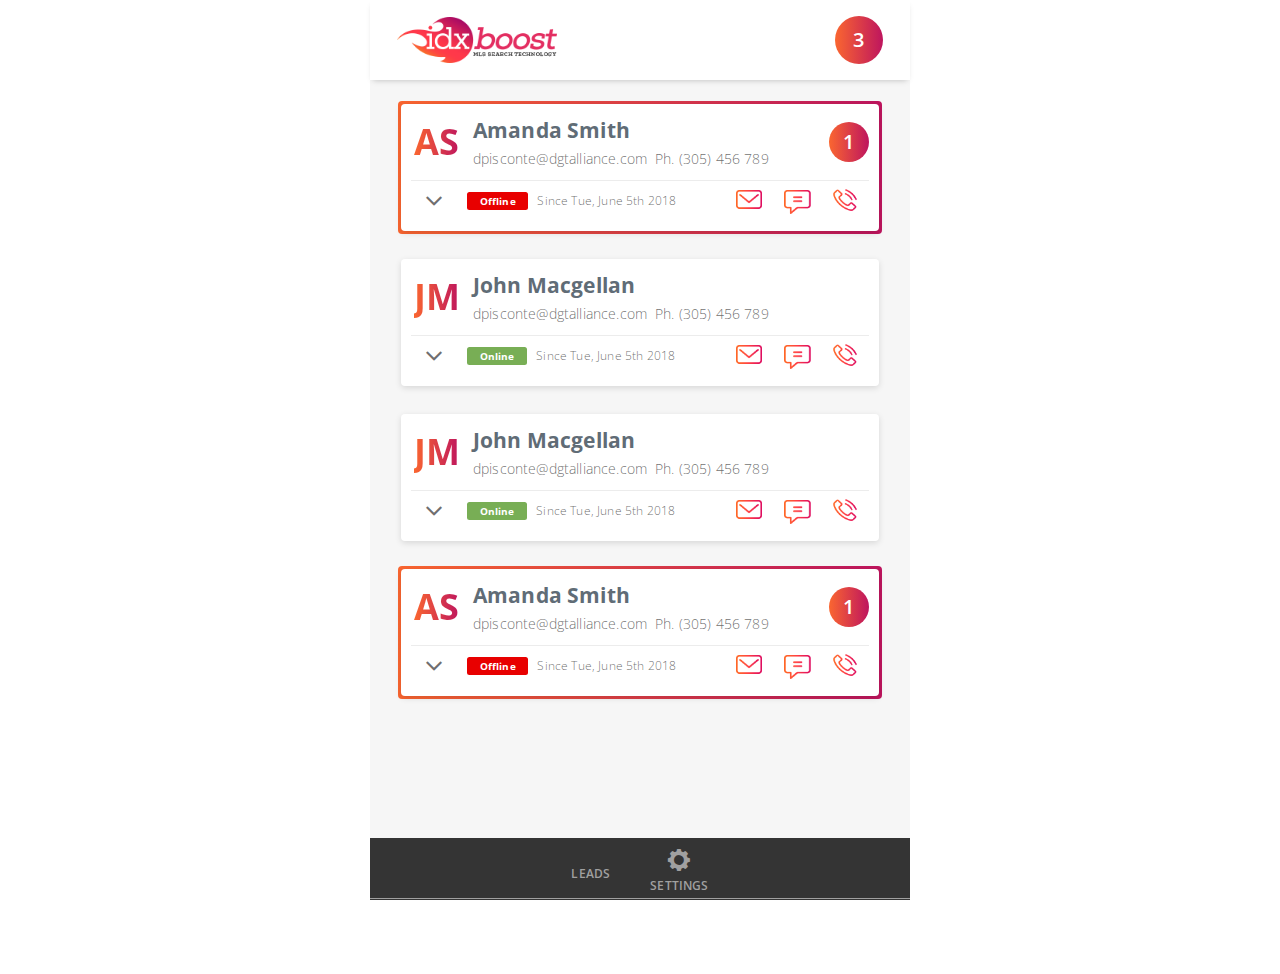
<file: index.html>
<!DOCTYPE html>
<html>
<head>
  <meta charset="utf-8">
  <meta http-equiv="X-UA-Compatible" content="IE=edge">
  <meta name="viewport" content="width=device-width, initial-scale=1">
  <meta name="description" content="Description">
  <meta name="keywords" content="Keywords">
  <title>IDX Boost</title>

  <!-- Android  -->
  <meta name="theme-color" content="#be155e">
  <meta name="mobile-web-app-capable" content="yes">

  <!-- iOS -->
  <meta name="apple-mobile-web-app-title" content="Application Title">
  <meta name="apple-mobile-web-app-capable" content="yes">
  <meta name="apple-mobile-web-app-status-bar-style" content="default">

  <!-- Windows  -->
  <meta name="msapplication-navbutton-color" content="#be155e">
  <meta name="msapplication-TileColor" content="#fff">
  <meta name="msapplication-TileImage" content="ms-icon-144x144.png">
  <meta name="msapplication-config" content="browserconfig.xml">

  <!-- Pinned Sites  -->
  <meta name="application-name" content="Application Name">
  <meta name="msapplication-tooltip" content="Tooltip Text">
  <meta name="msapplication-starturl" content="/">

  <!-- Tap highlighting  -->
  <meta name="msapplication-tap-highlight" content="no">

  <meta name="format-detection" content="telephone=no">
  

  <!-- Main Link Tags  -->
  <link rel="icon" href="./assets/icons/favicon.png" type="image/png">
  <!--<link href="favicon-16.png" rel="icon" type="image/png" sizes="16x16">
  <link href="favicon-32.png" rel="icon" type="image/png" sizes="32x32">
  <link href="favicon-48.png" rel="icon" type="image/png" sizes="48x48">-->

  <!-- iOS  -->
  <!--<link href="touch-icon-iphone.png" rel="apple-touch-icon">
  <link href="touch-icon-ipad.png" rel="apple-touch-icon" sizes="76x76">
  <link href="touch-icon-iphone-retina.png" rel="apple-touch-icon" sizes="120x120">
  <link href="touch-icon-ipad-retina.png" rel="apple-touch-icon" sizes="152x152">-->

  <!-- Startup Image  -->
  <!--<link href="touch-icon-start-up-320x480.png" rel="apple-touch-startup-image">-->

  <!-- Pinned Tab  -->
  <!--<link href="path/to/icon.svg" rel="mask-icon" size="any" color="red">-->

  <!-- Android  -->
  <!--<link href="icon-192x192.png" rel="icon" sizes="192x192">
  <link href="icon-128x128.png" rel="icon" sizes="128x128">-->

  <!-- Others -->
  <!--<link href="favicon.icon" rel="shortcut icon" type="image/x-icon">-->
  
  <link href="https://fonts.googleapis.com/css?family=Open+Sans:400,600,700" rel="stylesheet">
  <link rel="stylesheet" href="./assets/css/main.css">

  <link href="/manifest.json" rel="manifest">
  
</head>
<body>
  <div class="wrapper">

    <header class="header">
      <div class="header_wrapper">
        <div class="header_logo">
          <img src="./assets/images/logo.png" alt="Go to home">
        </div>
        <div class="leads-bubble">
          <span class="leads-bubble_text">3</span>
        </div>
      </div>
    </header>

    <main class="main">
      <div class="main_wrapper">

        <div class="lead lead--no-read">
          <div class="card">
              <div class="lead_top-content">
                <div class="lead_avatar">
                  <span class="lead_avatar_text">AS</span>
                </div>

                <div>
                  <div class="lead_name">Amanda Smith</div>
                  <div class="lead_contact-texts">
                    <span class="lead_email">dpisconte@dgtalliance.com</span>
                    <span class="lead-phone">Ph. (305) 456 789</span>
                  </div>
                </div>

                <div class="leads-bubble leads-bubble--small">
                  <span class="leads-bubble_text">1</span>
                </div>
              </div>

              <div class="lead_bottom-content">
                <div class="card_actions ico-arrow-down"></div>
                
                <div class="lead_status">
                  <span class="lead_status_badge lead_status_badge--danger">Offline</span>
                  <span class="lead_status_last-conection">Since Tue, June 5th 2018</span>
                </div>
                
                <ul class="lead_contact-icons">
                  <li class="lead_contact_icon lead_contact_email">
                    <a href="mailto:name@email.com"><span>name@mail.com</span></a>
                  </li>
                  <li class="lead_contact_icon lead_contact_message">
                    <a href="sms:+5194234090?body=Call us"><span>Send an SMS</span></a>
                  </li>
                  <li class="lead_contact_icon lead_contact_phone">
                    <a href="tel:+51-942-304-090"><span>942-304-090</span></a>
                  </li>
                </ul>
              </div>
          </div>
          <div class="lead_info">
            <div class="card">
              <div class="lead_comments"></div>
              <ul class="lead_info_results">
                <li>
                  <a class="lead_info_results_item" href="#">
                    <div>
                      <div>
                        <span class="lead_info_results_item_a">1</span>
                        <span class="lead_info_results_item_b">Inquiries</span>                        
                      </div>
                      <span class="lead_info_results_item_c">39 hours ago</span>
                    </div>
                    <span class="lead_info_results_item_d lead_status_badge badged--see-all">See all</span>
                  </a>
                </li>
                <li>
                  <a class="lead_info_results_item" href="#">
                    <div>
                      <div>                        
                        <span class="lead_info_results_item_a">0</span>
                        <span class="lead_info_results_item_b">Notifications</span>
                      </div>
                      <span class="lead_info_results_item_c">Never</span>
                    </div>
                    <span class="lead_info_results_item_d lead_status_badge badged--see-all">See all</span>
                  </a>
                </li>
                <li>
                  <a class="lead_info_results_item" href="#">
                    <div>
                      <div>
                        <span class="lead_info_results_item_a">1</span>
                        <span class="lead_info_results_item_b">Listing Views</span>                        
                      </div>
                      <span class="lead_info_results_item_c">3 days ago</span>
                    </div>
                    <span class="lead_info_results_item_d lead_status_badge badged--see-all">See all</span>
                  </a>
                </li>
                <li>
                  <a class="lead_info_results_item" href="#">
                    <div>
                      <div>
                        <span class="lead_info_results_item_a">0</span>
                        <span class="lead_info_results_item_b">Saved Favorites</span>
                      </div>
                      <span class="lead_info_results_item_c">just now</span>
                    </div>
                    <span class="lead_info_results_item_d lead_status_badge badged--see-all">See all</span>
                  </a>
                </li>
                <li>
                  <a class="lead_info_results_item" href="#">
                    <div>
                      <div>
                        <span class="lead_info_results_item_a">1</span>
                        <span class="lead_info_results_item_b">Saved Searches</span>
                      </div>
                      <span class="lead_info_results_item_c">3 days ago</span>
                    </div>
                    <span class="lead_info_results_item_d lead_status_badge badged--see-all">See all</span>
                  </a>
                </li>
              </ul>
            </div>
          </div>
        </div>

        <div class="lead">
          <div class="card">
              <div class="lead_top-content">
                <div class="lead_avatar">
                  <span class="lead_avatar_text">JM</span>
                </div>

                <div>
                  <div class="lead_name">John Macgellan</div>
                  <div class="lead_contact-texts">
                    <span class="lead_email">dpisconte@dgtalliance.com</span>
                    <span class="lead-phone">Ph. (305) 456 789</span>
                  </div>
                </div>
                
              </div>

              <div class="lead_bottom-content">
                <div class="card_actions ico-arrow-down"></div>
                
                <div class="lead_status">
                  <span class="lead_status_badge lead_status_badge--success">Online</span> 
                  <span class="lead_status_last-conection">Since Tue, June 5th 2018</span>
                </div>
                
                <ul class="lead_contact-icons">
                  <li class="lead_contact_icon lead_contact_email">
                    <a href="mailto:name@email.com"><span>name@mail.com</span></a>
                  </li>
                  <li class="lead_contact_icon lead_contact_message">
                    <a href="sms:+5194234090?body=Call us"><span>Send an SMS</span></a>
                  </li>
                  <li class="lead_contact_icon lead_contact_phone">
                    <a href="tel:+51-942-304-090"><span>942-304-090</span></a>
                  </li>
                </ul>
              </div>
          </div>
          <div class="lead_info">
            <div class="card">
              <div class="lead_comments"></div>
              <ul class="lead_info_results">
                <li>
                  <a class="lead_info_results_item" href="./inquiries.html">
                    <div>
                      <div>
                        <span class="lead_info_results_item_a">1</span>
                        <span class="lead_info_results_item_b">Inquiries</span>                        
                      </div>
                      <span class="lead_info_results_item_c">39 hours ago</span>
                    </div>
                    <span class="lead_info_results_item_d lead_status_badge badged--see-all">See all</span>
                  </a>
                </li>
                <li>
                  <a class="lead_info_results_item" href="#">
                    <div>
                      <div>                        
                        <span class="lead_info_results_item_a">0</span>
                        <span class="lead_info_results_item_b">Notifications</span>
                      </div>
                      <span class="lead_info_results_item_c">Never</span>
                    </div>
                    <span class="lead_info_results_item_d lead_status_badge badged--see-all">See all</span>
                  </a>
                </li>
                <li>
                  <a class="lead_info_results_item" href="#">
                    <div>
                      <div>
                        <span class="lead_info_results_item_a">1</span>
                        <span class="lead_info_results_item_b">Listing Views</span>                        
                      </div>
                      <span class="lead_info_results_item_c">3 days ago</span>
                    </div>
                    <span class="lead_info_results_item_d lead_status_badge badged--see-all">See all</span>
                  </a>
                </li>
                <li>
                  <a class="lead_info_results_item" href="#">
                    <div>
                      <div>
                        <span class="lead_info_results_item_a">0</span>
                        <span class="lead_info_results_item_b">Saved Favorites</span>
                      </div>
                      <span class="lead_info_results_item_c">just now</span>
                    </div>
                    <span class="lead_info_results_item_d lead_status_badge badged--see-all">See all</span>
                  </a>
                </li>
                <li>
                  <a class="lead_info_results_item" href="#">
                    <div>
                      <div>
                        <span class="lead_info_results_item_a">1</span>
                        <span class="lead_info_results_item_b">Saved Searches</span>
                      </div>
                      <span class="lead_info_results_item_c">3 days ago</span>
                    </div>
                    <span class="lead_info_results_item_d lead_status_badge badged--see-all">See all</span>
                  </a>
                </li>
              </ul>
            </div>
          </div>
        </div>

        <div class="lead">
          <div class="card">
              <div class="lead_top-content">
                <div class="lead_avatar">
                  <span class="lead_avatar_text">JM</span>
                </div>

                <div>
                  <div class="lead_name">John Macgellan</div>
                  <div class="lead_contact-texts">
                    <span class="lead_email">dpisconte@dgtalliance.com</span>
                    <span class="lead-phone">Ph. (305) 456 789</span>
                  </div>
                </div>
                
              </div>

              <div class="lead_bottom-content">
                <div class="card_actions ico-arrow-down"></div>
                
                <div class="lead_status">
                  <span class="lead_status_badge lead_status_badge--success">Online</span> 
                  <span class="lead_status_last-conection">Since Tue, June 5th 2018</span>
                </div>
                
                <ul class="lead_contact-icons">
                  <li class="lead_contact_icon lead_contact_email">
                    <a href="mailto:name@email.com"><span>name@mail.com</span></a>
                  </li>
                  <li class="lead_contact_icon lead_contact_message">
                    <a href="sms:+5194234090?body=Call us"><span>Send an SMS</span></a>
                  </li>
                  <li class="lead_contact_icon lead_contact_phone">
                    <a href="tel:+51-942-304-090"><span>942-304-090</span></a>
                  </li>
                </ul>
              </div>
          </div>
          <div class="lead_info">
            <div class="card">
              <div class="lead_comments"></div>
              <ul class="lead_info_results">
                <li>
                  <a class="lead_info_results_item" href="./inquiries.html">
                    <div>
                      <div>
                        <span class="lead_info_results_item_a">1</span>
                        <span class="lead_info_results_item_b">Inquiries</span>                        
                      </div>
                      <span class="lead_info_results_item_c">39 hours ago</span>
                    </div>
                    <span class="lead_info_results_item_d lead_status_badge badged--see-all">See all</span>
                  </a>
                </li>
                <li>
                  <a class="lead_info_results_item" href="#">
                    <div>
                      <div>                        
                        <span class="lead_info_results_item_a">0</span>
                        <span class="lead_info_results_item_b">Notifications</span>
                      </div>
                      <span class="lead_info_results_item_c">Never</span>
                    </div>
                    <span class="lead_info_results_item_d lead_status_badge badged--see-all">See all</span>
                  </a>
                </li>
                <li>
                  <a class="lead_info_results_item" href="#">
                    <div>
                      <div>
                        <span class="lead_info_results_item_a">1</span>
                        <span class="lead_info_results_item_b">Listing Views</span>                        
                      </div>
                      <span class="lead_info_results_item_c">3 days ago</span>
                    </div>
                    <span class="lead_info_results_item_d lead_status_badge badged--see-all">See all</span>
                  </a>
                </li>
                <li>
                  <a class="lead_info_results_item" href="#">
                    <div>
                      <div>
                        <span class="lead_info_results_item_a">0</span>
                        <span class="lead_info_results_item_b">Saved Favorites</span>
                      </div>
                      <span class="lead_info_results_item_c">just now</span>
                    </div>
                    <span class="lead_info_results_item_d lead_status_badge badged--see-all">See all</span>
                  </a>
                </li>
                <li>
                  <a class="lead_info_results_item" href="#">
                    <div>
                      <div>
                        <span class="lead_info_results_item_a">1</span>
                        <span class="lead_info_results_item_b">Saved Searches</span>
                      </div>
                      <span class="lead_info_results_item_c">3 days ago</span>
                    </div>
                    <span class="lead_info_results_item_d lead_status_badge badged--see-all">See all</span>
                  </a>
                </li>
              </ul>
            </div>
          </div>
        </div>

        <div class="lead lead--no-read">
          <div class="card">
              <div class="lead_top-content">
                <div class="lead_avatar">
                  <span class="lead_avatar_text">AS</span>
                </div>

                <div>
                  <div class="lead_name">Amanda Smith</div>
                  <div class="lead_contact-texts">
                    <span class="lead_email">dpisconte@dgtalliance.com</span>
                    <span class="lead-phone">Ph. (305) 456 789</span>
                  </div>
                </div>

                <div class="leads-bubble leads-bubble--small">
                  <span class="leads-bubble_text">1</span>
                </div>
              </div>

              <div class="lead_bottom-content">
                <div class="card_actions ico-arrow-down"></div>
                
                <div class="lead_status">
                  <span class="lead_status_badge lead_status_badge--danger">Offline</span>
                  <span class="lead_status_last-conection">Since Tue, June 5th 2018</span>
                </div>
                
                <ul class="lead_contact-icons">
                  <li class="lead_contact_icon lead_contact_email">
                    <a href="mailto:name@email.com"><span>name@mail.com</span></a>
                  </li>
                  <li class="lead_contact_icon lead_contact_message">
                    <a href="sms:+5194234090?body=Call us"><span>Send an SMS</span></a>
                  </li>
                  <li class="lead_contact_icon lead_contact_phone">
                    <a href="tel:+51-942-304-090"><span>942-304-090</span></a>
                  </li>
                </ul>
              </div>
          </div>
          <div class="lead_info">
            <div class="card">
              <div class="lead_comments"></div>
              <ul class="lead_info_results">
                <li>
                  <a class="lead_info_results_item" href="#">
                    <div>
                      <div>
                        <span class="lead_info_results_item_a">1</span>
                        <span class="lead_info_results_item_b">Inquiries</span>                        
                      </div>
                      <span class="lead_info_results_item_c">39 hours ago</span>
                    </div>
                    <span class="lead_info_results_item_d lead_status_badge badged--see-all">See all</span>
                  </a>
                </li>
                <li>
                  <a class="lead_info_results_item" href="#">
                    <div>
                      <div>                        
                        <span class="lead_info_results_item_a">0</span>
                        <span class="lead_info_results_item_b">Notifications</span>
                      </div>
                      <span class="lead_info_results_item_c">Never</span>
                    </div>
                    <span class="lead_info_results_item_d lead_status_badge badged--see-all">See all</span>
                  </a>
                </li>
                <li>
                  <a class="lead_info_results_item" href="#">
                    <div>
                      <div>
                        <span class="lead_info_results_item_a">1</span>
                        <span class="lead_info_results_item_b">Listing Views</span>                        
                      </div>
                      <span class="lead_info_results_item_c">3 days ago</span>
                    </div>
                    <span class="lead_info_results_item_d lead_status_badge badged--see-all">See all</span>
                  </a>
                </li>
                <li>
                  <a class="lead_info_results_item" href="#">
                    <div>
                      <div>
                        <span class="lead_info_results_item_a">0</span>
                        <span class="lead_info_results_item_b">Saved Favorites</span>
                      </div>
                      <span class="lead_info_results_item_c">just now</span>
                    </div>
                    <span class="lead_info_results_item_d lead_status_badge badged--see-all">See all</span>
                  </a>
                </li>
                <li>
                  <a class="lead_info_results_item" href="#">
                    <div>
                      <div>
                        <span class="lead_info_results_item_a">1</span>
                        <span class="lead_info_results_item_b">Saved Searches</span>
                      </div>
                      <span class="lead_info_results_item_c">3 days ago</span>
                    </div>
                    <span class="lead_info_results_item_d lead_status_badge badged--see-all">See all</span>
                  </a>
                </li>
              </ul>
            </div>
          </div>
        </div>

      </div>
    </main>

    <footer class="footer">
      <ul class="footer_nav">
        <li class="footer_nav_item">
          <a class="footer_nav_link" href="#">
            <div class="footer_nav_item_icon ico-rocket"></div>
            <div class="footer_nav_item_text">Leads</div>
          </a>
        </li>
        <li class="footer_nav_item">
          <a class="footer_nav_link" href="#">
            <div class="footer_nav_item_icon ico-settings"></div>
            <div class="footer_nav_item_text">Settings</div>
          </a>
        </li>
      </ul>
    </footer>

  </div>

  <script src="./app.js" defer></script>
</body>
</html>
</file>
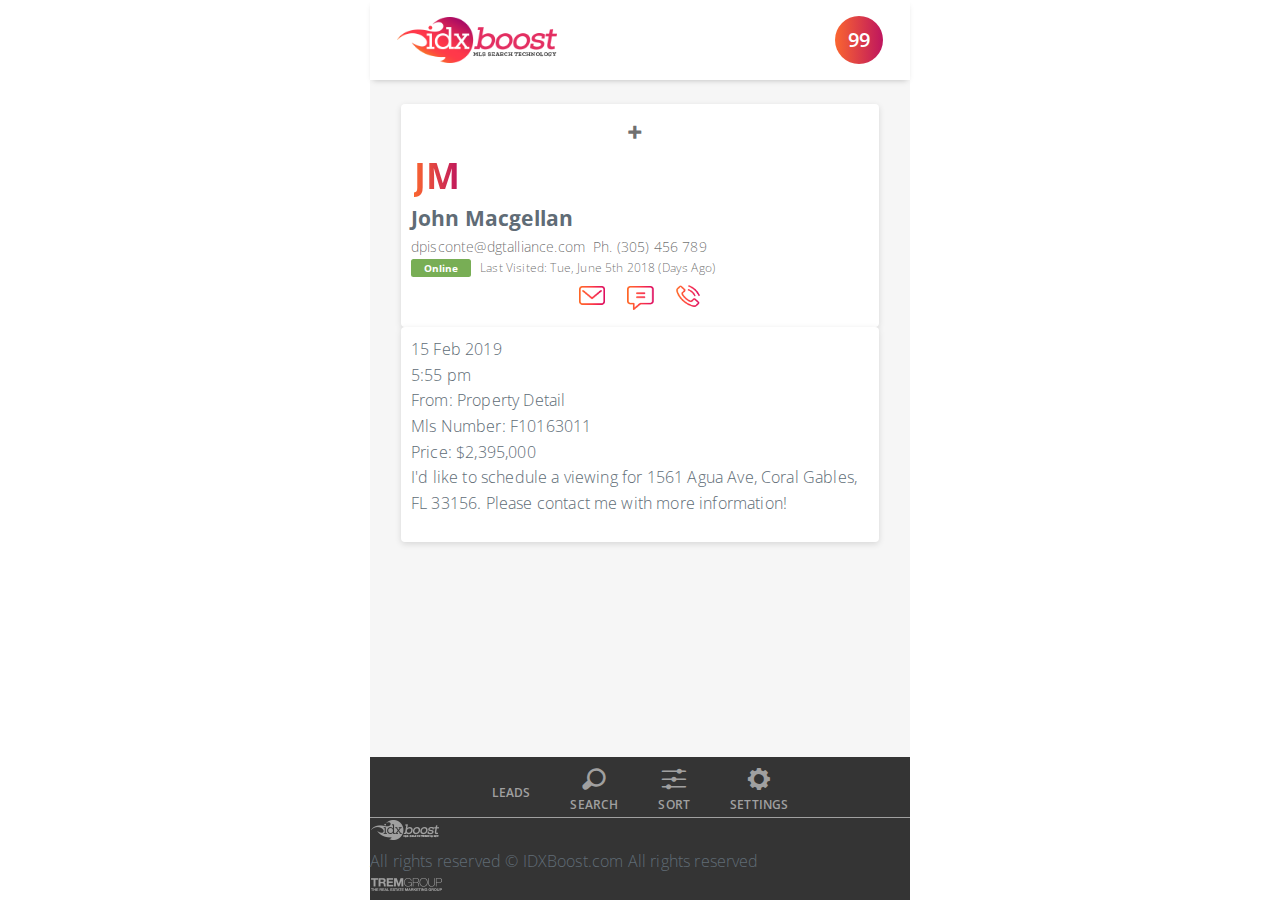
<file: inquiries.html>
<!DOCTYPE html>
<html>
<head>
  <meta charset="utf-8">
  <meta http-equiv="X-UA-Compatible" content="IE=edge">
  <meta name="viewport" content="width=device-width, initial-scale=1">
  <meta name="description" content="Description">
  <meta name="keywords" content="Keywords">
  <title>Inquiries - IDX Boost</title>

  <!-- Android  -->
  <meta name="theme-color" content="red">
  <meta name="mobile-web-app-capable" content="yes">

  <!-- iOS -->
  <meta name="apple-mobile-web-app-title" content="Application Title">
  <meta name="apple-mobile-web-app-capable" content="yes">
  <meta name="apple-mobile-web-app-status-bar-style" content="default">

  <!-- Windows  -->
  <meta name="msapplication-navbutton-color" content="red">
  <meta name="msapplication-TileColor" content="red">
  <meta name="msapplication-TileImage" content="ms-icon-144x144.png">
  <meta name="msapplication-config" content="browserconfig.xml">

  <!-- Pinned Sites  -->
  <meta name="application-name" content="Application Name">
  <meta name="msapplication-tooltip" content="Tooltip Text">
  <meta name="msapplication-starturl" content="/">

  <!-- Tap highlighting  -->
  <meta name="msapplication-tap-highlight" content="no">

  

  <!-- Main Link Tags  -->
  <link rel="icon" href="./assets/icons/favicon.png" type="image/png">
  <!--<link href="favicon-16.png" rel="icon" type="image/png" sizes="16x16">
  <link href="favicon-32.png" rel="icon" type="image/png" sizes="32x32">
  <link href="favicon-48.png" rel="icon" type="image/png" sizes="48x48">-->

  <!-- iOS  -->
  <!--<link href="touch-icon-iphone.png" rel="apple-touch-icon">
  <link href="touch-icon-ipad.png" rel="apple-touch-icon" sizes="76x76">
  <link href="touch-icon-iphone-retina.png" rel="apple-touch-icon" sizes="120x120">
  <link href="touch-icon-ipad-retina.png" rel="apple-touch-icon" sizes="152x152">-->

  <!-- Startup Image  -->
  <!--<link href="touch-icon-start-up-320x480.png" rel="apple-touch-startup-image">-->

  <!-- Pinned Tab  -->
  <!--<link href="path/to/icon.svg" rel="mask-icon" size="any" color="red">-->

  <!-- Android  -->
  <!--<link href="icon-192x192.png" rel="icon" sizes="192x192">
  <link href="icon-128x128.png" rel="icon" sizes="128x128">-->

  <!-- Others -->
  <!--<link href="favicon.icon" rel="shortcut icon" type="image/x-icon">-->
  
  <link href="https://fonts.googleapis.com/css?family=Open+Sans:400,600,700" rel="stylesheet">
  <link rel="stylesheet" href="./assets/css/main.css">

  <link href="/manifest.json" rel="manifest">
  
</head>
<body>
  <div class="wrapper">

    <header class="header">
      <div class="header_wrapper">
        <div class="header_logo">
          <img src="./assets/images/logo.png" alt="Go to home">
        </div>
        <div class="leads-bubble">
          <span class="leads-bubble_text">99</span>
        </div>
      </div>
    </header>

    <main class="main">
      <div class="main_wrapper">

        <div class="lead">

          <div class="card">
            <div class="card_content">
              <div class="card_actions ico-plus"></div>
              <div class="lead_avatar">
                <span class="lead_avatar_text">JM</span>
              </div>
              <div class="lead_name">John Macgellan</div>
              <div class="lead_contact-texts">
                <span class="lead_email">dpisconte@dgtalliance.com</span> <span class="lead-phone">Ph. (305) 456 789</span>
              </div>
              <div class="lead_status">
                <span class="lead_status_badge lead_status_badge--success">Online</span> 
                <span class="lead_status_last-conection">Last Visited: Tue, June 5th 2018 (Days Ago)</span>
              </div>
          
              <ul class="lead_contact-icons">
                <li class="lead_contact_icon lead_contact_email">
                  <a href="mailto:name@email.com"><span>name@mail.com</span></a>
                </li>
                <li class="lead_contact_icon lead_contact_message">
                  <a href="sms:+5194234090?body=Call us"><span>Send an SMS</span></a>
                </li>
                <li class="lead_contact_icon lead_contact_phone">
                  <a href="tel:+01-562-867-5309"><span>562-867-5309</span></a>
                </li>
              </ul>
            </div>          
          </div>

          <div class="lead_info">
            <div class="card">

              <div class="lead_comments"></div>
              <ul class="lead_info_results">
                <li>
                  <a class="lead_info_results_item" href="./inquiries.html">
                    <div>
                      <div>
                        <span class="lead_info_results_item_a">1</span>
                        <span class="lead_info_results_item_b">Inquiries</span>
                      </div>
                      <span class="lead_info_results_item_c">39 hours ago</span>
                    </div>
                    <span class="lead_info_results_item_d lead_status_badge badged--showing">Showing</span>
                  </a>
                </li>
                <li>
                  <a class="lead_info_results_item" href="./notifications.html">
                    <div>
                      <div>                        
                        <span class="lead_info_results_item_a">0</span>
                        <span class="lead_info_results_item_b">Notifications</span>
                      </div>
                      <span class="lead_info_results_item_c">Never</span>
                    </div>
                    <span class="lead_info_results_item_d lead_status_badge badged--see-all">See all</span>
                  </a>
                </li>
                <li>
                  <a class="lead_info_results_item" href="./listing-views.html">
                    <div>
                      <div>
                        <span class="lead_info_results_item_a">1</span>
                        <span class="lead_info_results_item_b">Listing Views</span>
                      </div>
                      <span class="lead_info_results_item_c">3 days ago</span>
                    </div>
                    <span class="lead_info_results_item_d lead_status_badge badged--see-all">See all</span>
                  </a>
                </li>
                <li>
                  <a class="lead_info_results_item" href="./saved-favorites.html">
                    <div>
                      <div>
                        <span class="lead_info_results_item_a">0</span>
                        <span class="lead_info_results_item_b">Saved Favorites</span>
                      </div>
                      <span class="lead_info_results_item_c">just now</span>
                    </div>
                    <span class="lead_info_results_item_d lead_status_badge badged--see-all">See all</span>
                  </a>
                </li>
                <li>
                  <a class="lead_info_results_item" href="./saved-search.html">
                    <div>
                      <div>
                        <span class="lead_info_results_item_a">1</span>
                        <span class="lead_info_results_item_b">Saved Searches</span>
                      </div>
                      <span class="lead_info_results_item_c">3 days ago</span>
                    </div>
                    <span class="lead_info_results_item_d lead_status_badge badged--see-all">See all</span>
                  </a>
                </li>
              </ul>

            </div>
          </div>

          <div class="lead_info_details">
            <div class="card">

              <ul class="list-inquiries">
                <li class="inquiry">

                  <div class="inquiry_info_property">
                    <div class="date">
                      <div class="date_item">
                        15 <span>Feb 2019</span>
                      </div>
                      <div class="time_item">5:55 pm</div>
                    </div>

                    <ul>
                      <li>From: <span>Property Detail</span></li>
                      <li>Mls Number: <span>F10163011</span></li>
                      <li>Price: <span>$2,395,000</span></li>
                    </ul>
                  </div>

                  <ul class="inquiry_info_applicant"></ul>

                  <div class="inquiry_comment">
                    <p>
                      I'd like to schedule a viewing for 1561 Agua Ave, Coral Gables, FL 33156. Please contact me with more information! 
                    </p>
                  </div>
                </li>
              </ul>

            </div>
          </div>

        </div>

      </div>
    </main>

    <footer class="footer">
      <ul class="footer_nav">
        <li class="footer_nav_item">
          <a class="footer_nav_link" href="#">
            <div class="footer_nav_item_icon ico-rocket"></div>
            <div class="footer_nav_item_text">Leads</div>
          </a>
        </li>
        <li class="footer_nav_item">
          <a class="footer_nav_link" href="#">
            <div class="footer_nav_item_icon ico-search-bold"></div>
            <div class="footer_nav_item_text">Search</div>
          </a>
        </li>
        <li class="footer_nav_item">
          <a class="footer_nav_link" href="#">
            <div class="footer_nav_item_icon ico-sort"></div>
            <div class="footer_nav_item_text">Sort</div>
          </a>
        </li>
        <li class="footer_nav_item">
          <a class="footer_nav_link" href="#">
            <div class="footer_nav_item_icon ico-settings"></div>
            <div class="footer_nav_item_text">Settings</div>
          </a>
        </li>
      </ul>
      <div class="footer_bottom">
        <div class="footer_logo-left"><img src="./assets/images/logo-footer.png" alt="Go to home"></div>
        <div class="footer_copyright">All rights reserved © IDXBoost.com All rights reserved</div>
        <div class="footer_logo-right"><img src="./assets/images/tremgroup-logo-footer.png" alt="Go to tremgroup site"></div>
      </div>
    </footer>

  </div>

  <script src="./app.js" defer></script>
</body>
</html>
</file>
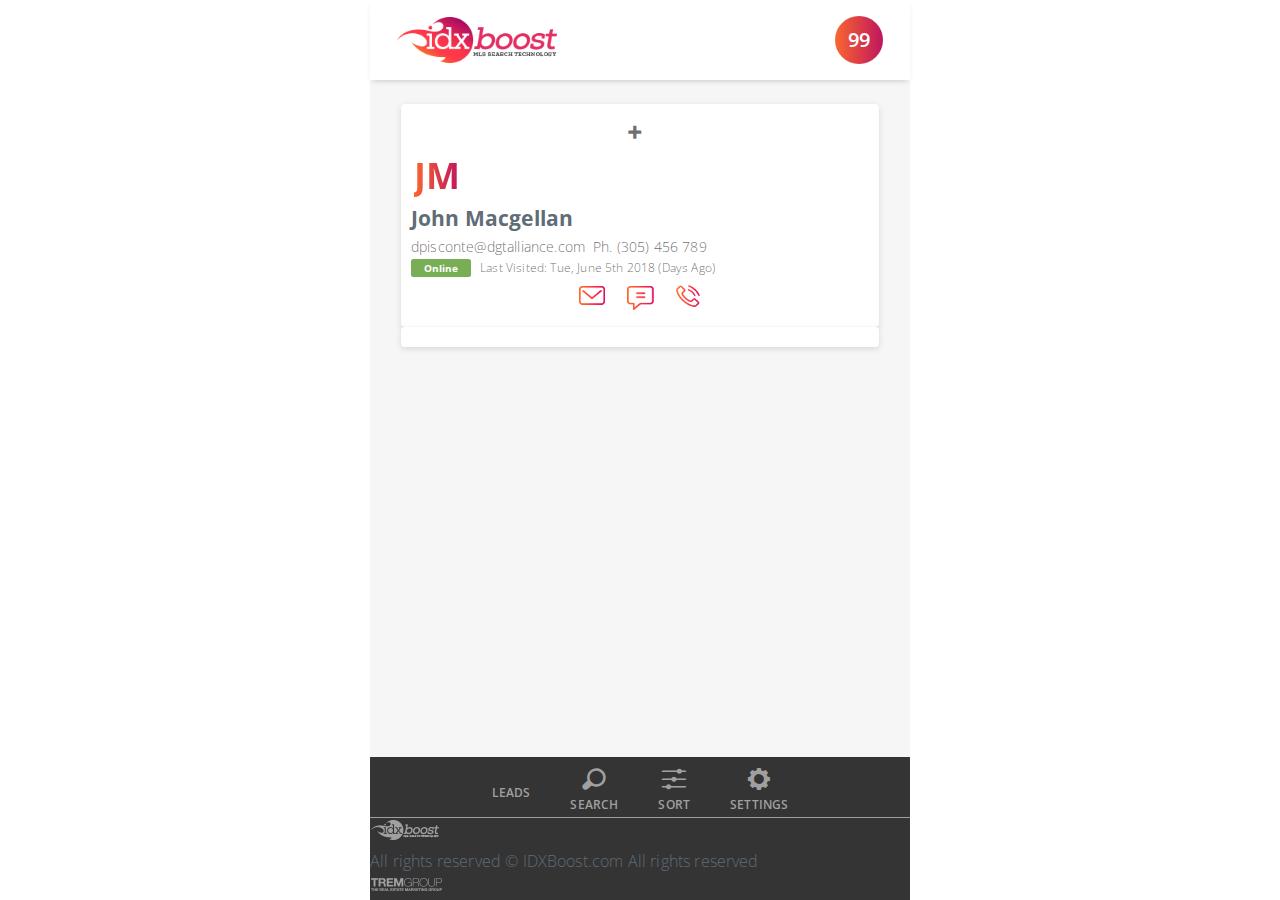
<file: listing-views.html>
<!DOCTYPE html>
<html>
<head>
  <meta charset="utf-8">
  <meta http-equiv="X-UA-Compatible" content="IE=edge">
  <meta name="viewport" content="width=device-width, initial-scale=1">
  <meta name="description" content="Description">
  <meta name="keywords" content="Keywords">
  <title>Listing Views - IDX Boost</title>

  <!-- Android  -->
  <meta name="theme-color" content="red">
  <meta name="mobile-web-app-capable" content="yes">

  <!-- iOS -->
  <meta name="apple-mobile-web-app-title" content="Application Title">
  <meta name="apple-mobile-web-app-capable" content="yes">
  <meta name="apple-mobile-web-app-status-bar-style" content="default">

  <!-- Windows  -->
  <meta name="msapplication-navbutton-color" content="red">
  <meta name="msapplication-TileColor" content="red">
  <meta name="msapplication-TileImage" content="ms-icon-144x144.png">
  <meta name="msapplication-config" content="browserconfig.xml">

  <!-- Pinned Sites  -->
  <meta name="application-name" content="Application Name">
  <meta name="msapplication-tooltip" content="Tooltip Text">
  <meta name="msapplication-starturl" content="/">

  <!-- Tap highlighting  -->
  <meta name="msapplication-tap-highlight" content="no">

  

  <!-- Main Link Tags  -->
  <link rel="icon" href="./assets/icons/favicon.png" type="image/png">
  <!--<link href="favicon-16.png" rel="icon" type="image/png" sizes="16x16">
  <link href="favicon-32.png" rel="icon" type="image/png" sizes="32x32">
  <link href="favicon-48.png" rel="icon" type="image/png" sizes="48x48">-->

  <!-- iOS  -->
  <!--<link href="touch-icon-iphone.png" rel="apple-touch-icon">
  <link href="touch-icon-ipad.png" rel="apple-touch-icon" sizes="76x76">
  <link href="touch-icon-iphone-retina.png" rel="apple-touch-icon" sizes="120x120">
  <link href="touch-icon-ipad-retina.png" rel="apple-touch-icon" sizes="152x152">-->

  <!-- Startup Image  -->
  <!--<link href="touch-icon-start-up-320x480.png" rel="apple-touch-startup-image">-->

  <!-- Pinned Tab  -->
  <!--<link href="path/to/icon.svg" rel="mask-icon" size="any" color="red">-->

  <!-- Android  -->
  <!--<link href="icon-192x192.png" rel="icon" sizes="192x192">
  <link href="icon-128x128.png" rel="icon" sizes="128x128">-->

  <!-- Others -->
  <!--<link href="favicon.icon" rel="shortcut icon" type="image/x-icon">-->
  
  <link href="https://fonts.googleapis.com/css?family=Open+Sans:400,600,700" rel="stylesheet">
  <link rel="stylesheet" href="./assets/css/main.css">

  <link href="/manifest.json" rel="manifest">
  
</head>
<body>
  <div class="wrapper">

    <header class="header">
      <div class="header_wrapper">
        <div class="header_logo">
          <img src="./assets/images/logo.png" alt="Go to home">
        </div>
        <div class="leads-bubble">
          <span class="leads-bubble_text">99</span>
        </div>
      </div>
    </header>

    <main class="main">
      <div class="main_wrapper">

        <div class="lead">
          <div class="card">
            <div class="card_content">
              <div class="card_actions ico-plus"></div>
              <div class="lead_avatar">
                <span class="lead_avatar_text">JM</span>
              </div>
              <div class="lead_name">John Macgellan</div>
              <div class="lead_contact-texts">
                <span class="lead_email">dpisconte@dgtalliance.com</span> <span class="lead-phone">Ph. (305) 456 789</span>
              </div>
              <div class="lead_status">
                <span class="lead_status_badge lead_status_badge--success">Online</span> 
                <span class="lead_status_last-conection">Last Visited: Tue, June 5th 2018 (Days Ago)</span>
              </div>
          
              <ul class="lead_contact-icons">
                <li class="lead_contact_icon lead_contact_email">
                  <a href="mailto:name@email.com"><span>name@mail.com</span></a>
                </li>
                <li class="lead_contact_icon lead_contact_message">
                  <a href="sms:+5194234090?body=Call us"><span>Send an SMS</span></a>
                </li>
                <li class="lead_contact_icon lead_contact_phone">
                  <a href="tel:+01-562-867-5309"><span>562-867-5309</span></a>
                </li>
              </ul>
            </div>          
          </div>
          <div class="lead_info">
            <div class="card">
              <div class="lead_comments"></div>
              <ul class="lead_info_results">
                <li>
                  <a class="lead_info_results_item" href="./inquiries.html">
                    <div>
                      <div>
                        <span class="lead_info_results_item_a">1</span>
                        <span class="lead_info_results_item_b">Inquiries</span>
                      </div>
                      <span class="lead_info_results_item_c">39 hours ago</span>
                    </div>
                    <span class="lead_info_results_item_d lead_status_badge badged--see-all">See all</span>
                  </a>
                </li>
                <li>
                  <a class="lead_info_results_item" href="./notifications.html">
                    <div>
                      <div>                        
                        <span class="lead_info_results_item_a">0</span>
                        <span class="lead_info_results_item_b">Notifications</span>
                      </div>
                      <span class="lead_info_results_item_c">Never</span>
                    </div>
                    <span class="lead_info_results_item_d lead_status_badge badged--see-all">See all</span>
                  </a>
                </li>
                <li>
                  <a class="lead_info_results_item" href="./listing-views.html">
                    <div>
                      <div>
                        <span class="lead_info_results_item_a">1</span>
                        <span class="lead_info_results_item_b">Listing Views</span>
                      </div>
                      <span class="lead_info_results_item_c">3 days ago</span>
                    </div>
                    <span class="lead_info_results_item_d lead_status_badge badged--showing">Showing</span>
                  </a>
                </li>
                <li>
                  <a class="lead_info_results_item" href="./saved-favorites.html">
                    <div>
                      <div>
                        <span class="lead_info_results_item_a">0</span>
                        <span class="lead_info_results_item_b">Saved Favorites</span>
                      </div>
                      <span class="lead_info_results_item_c">just now</span>
                    </div>
                    <span class="lead_info_results_item_d lead_status_badge badged--see-all">See all</span>
                  </a>
                </li>
                <li>
                  <a class="lead_info_results_item" href="./saved-search.html">
                    <div>
                      <div>
                        <span class="lead_info_results_item_a">1</span>
                        <span class="lead_info_results_item_b">Saved Searches</span>
                      </div>
                      <span class="lead_info_results_item_c">3 days ago</span>
                    </div>
                    <span class="lead_info_results_item_d lead_status_badge badged--see-all">See all</span>
                  </a>
                </li>
              </ul>
            </div>
          </div>
          <div class="lead_info_details">
            <div class="card">
            </div>
          </div>
        </div>

      </div>
    </main>

    <footer class="footer">
      <ul class="footer_nav">
        <li class="footer_nav_item">
          <a class="footer_nav_link" href="#">
            <div class="footer_nav_item_icon ico-rocket"></div>
            <div class="footer_nav_item_text">Leads</div>
          </a>
        </li>
        <li class="footer_nav_item">
          <a class="footer_nav_link" href="#">
            <div class="footer_nav_item_icon ico-search-bold"></div>
            <div class="footer_nav_item_text">Search</div>
          </a>
        </li>
        <li class="footer_nav_item">
          <a class="footer_nav_link" href="#">
            <div class="footer_nav_item_icon ico-sort"></div>
            <div class="footer_nav_item_text">Sort</div>
          </a>
        </li>
        <li class="footer_nav_item">
          <a class="footer_nav_link" href="#">
            <div class="footer_nav_item_icon ico-settings"></div>
            <div class="footer_nav_item_text">Settings</div>
          </a>
        </li>
      </ul>
      <div class="footer_bottom">
        <div class="footer_logo-left"><img src="./assets/images/logo-footer.png" alt="Go to home"></div>
        <div class="footer_copyright">All rights reserved © IDXBoost.com All rights reserved</div>
        <div class="footer_logo-right"><img src="./assets/images/tremgroup-logo-footer.png" alt="Go to tremgroup site"></div>
      </div>
    </footer>

  </div>

  <script src="./app.js" defer></script>
</body>
</html>
</file>
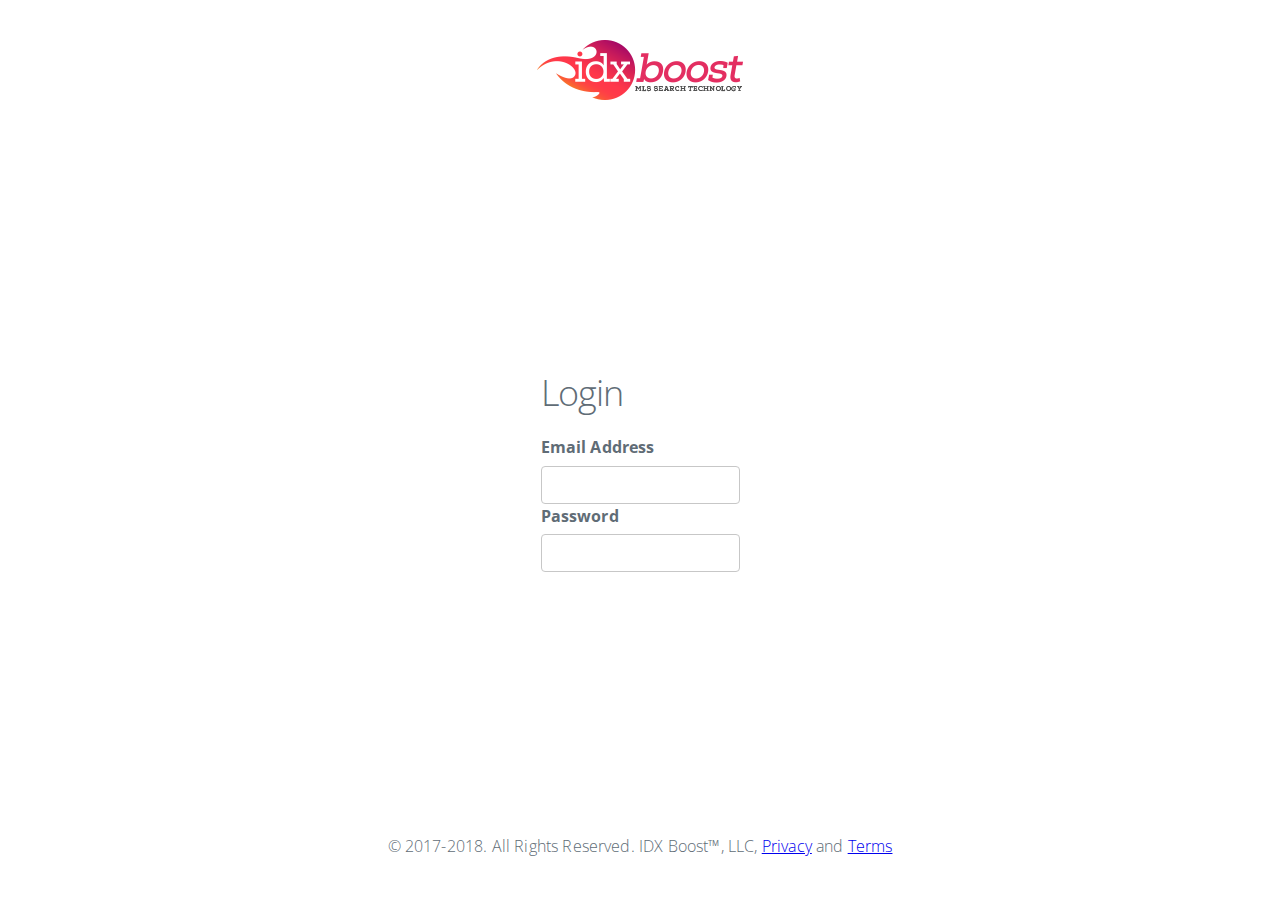
<file: login.html>
<!DOCTYPE html>
<html>
<head>
  <meta charset="utf-8">
  <meta http-equiv="X-UA-Compatible" content="IE=edge">
  <meta name="viewport" content="width=device-width, initial-scale=1">
  <meta name="description" content="Description">
  <meta name="keywords" content="Keywords">
  <title>Login - IDX Boost</title>

  <!-- Android  -->
  <meta name="theme-color" content="#be155e">
  <meta name="mobile-web-app-capable" content="yes">

  <!-- iOS -->
  <meta name="apple-mobile-web-app-title" content="Application Title">
  <meta name="apple-mobile-web-app-capable" content="yes">
  <meta name="apple-mobile-web-app-status-bar-style" content="default">

  <!-- Windows  -->
  <meta name="msapplication-navbutton-color" content="#be155e">
  <meta name="msapplication-TileColor" content="#fff">
  <meta name="msapplication-TileImage" content="ms-icon-144x144.png">
  <meta name="msapplication-config" content="browserconfig.xml">

  <!-- Pinned Sites  -->
  <meta name="application-name" content="Application Name">
  <meta name="msapplication-tooltip" content="Tooltip Text">
  <meta name="msapplication-starturl" content="/">

  <!-- Tap highlighting  -->
  <meta name="msapplication-tap-highlight" content="no">

  <meta name="format-detection" content="telephone=no">
  

  <!-- Main Link Tags  -->
  <link rel="icon" href="./assets/icons/favicon.png" type="image/png">
  <!--<link href="favicon-16.png" rel="icon" type="image/png" sizes="16x16">
  <link href="favicon-32.png" rel="icon" type="image/png" sizes="32x32">
  <link href="favicon-48.png" rel="icon" type="image/png" sizes="48x48">-->

  <!-- iOS  -->
  <!--<link href="touch-icon-iphone.png" rel="apple-touch-icon">
  <link href="touch-icon-ipad.png" rel="apple-touch-icon" sizes="76x76">
  <link href="touch-icon-iphone-retina.png" rel="apple-touch-icon" sizes="120x120">
  <link href="touch-icon-ipad-retina.png" rel="apple-touch-icon" sizes="152x152">-->

  <!-- Startup Image  -->
  <!--<link href="touch-icon-start-up-320x480.png" rel="apple-touch-startup-image">-->

  <!-- Pinned Tab  -->
  <!--<link href="path/to/icon.svg" rel="mask-icon" size="any" color="red">-->

  <!-- Android  -->
  <!--<link href="icon-192x192.png" rel="icon" sizes="192x192">
  <link href="icon-128x128.png" rel="icon" sizes="128x128">-->

  <!-- Others -->
  <!--<link href="favicon.icon" rel="shortcut icon" type="image/x-icon">-->
  
  <link href="https://fonts.googleapis.com/css?family=Open+Sans:400,600,700" rel="stylesheet">
  <link rel="stylesheet" href="./assets/css/main.css">

  <link href="/manifest.json" rel="manifest">
  
</head>
<body>
  <div class="wrapper login_wrapper">
    <div class="login_container">

      <a class="logo-site" href="/" title="Go to IDX Boost">
        <img src="./assets/images/logo.png" alt="IDX Boost Logo">
      </a>

      <div class="login_form_container">
        <h2>Login</h2>
        <form class="login_form" action="#">
          <label for="">Email Address</label>
          <input type="email" name="login[username]" id="username">
          <label for="">Password</label>
          <input type="password" name="login[password]" id="password">
        </form>
      </div>

      <div class="login_footer">
        © 2017-2018. All Rights Reserved. IDX Boost™, LLC, 
        <a href="#" title="Go to Privacy page">Privacy</a> and 
        <a href="#" title="Go to Terms page">Terms</a>
      </div>

    </div>
  </div>

  <script src="./app.js" defer></script>
</body>
</html>
</file>
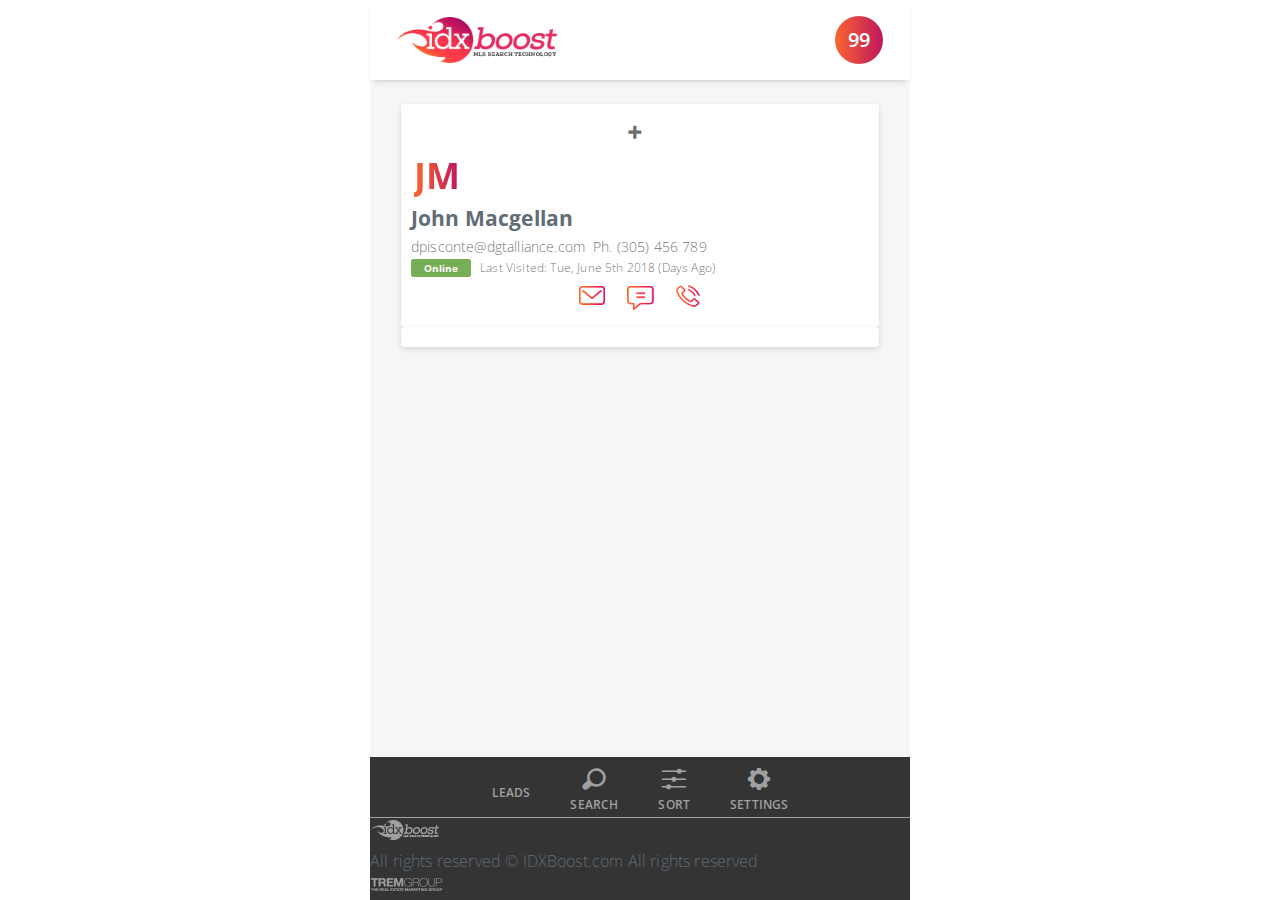
<file: notifications.html>
<!DOCTYPE html>
<html>
<head>
  <meta charset="utf-8">
  <meta http-equiv="X-UA-Compatible" content="IE=edge">
  <meta name="viewport" content="width=device-width, initial-scale=1">
  <meta name="description" content="Description">
  <meta name="keywords" content="Keywords">
  <title>Notifications - IDX Boost</title>

  <!-- Android  -->
  <meta name="theme-color" content="red">
  <meta name="mobile-web-app-capable" content="yes">

  <!-- iOS -->
  <meta name="apple-mobile-web-app-title" content="Application Title">
  <meta name="apple-mobile-web-app-capable" content="yes">
  <meta name="apple-mobile-web-app-status-bar-style" content="default">

  <!-- Windows  -->
  <meta name="msapplication-navbutton-color" content="red">
  <meta name="msapplication-TileColor" content="red">
  <meta name="msapplication-TileImage" content="ms-icon-144x144.png">
  <meta name="msapplication-config" content="browserconfig.xml">

  <!-- Pinned Sites  -->
  <meta name="application-name" content="Application Name">
  <meta name="msapplication-tooltip" content="Tooltip Text">
  <meta name="msapplication-starturl" content="/">

  <!-- Tap highlighting  -->
  <meta name="msapplication-tap-highlight" content="no">

  

  <!-- Main Link Tags  -->
  <link rel="icon" href="./assets/icons/favicon.png" type="image/png">
  <!--<link href="favicon-16.png" rel="icon" type="image/png" sizes="16x16">
  <link href="favicon-32.png" rel="icon" type="image/png" sizes="32x32">
  <link href="favicon-48.png" rel="icon" type="image/png" sizes="48x48">-->

  <!-- iOS  -->
  <!--<link href="touch-icon-iphone.png" rel="apple-touch-icon">
  <link href="touch-icon-ipad.png" rel="apple-touch-icon" sizes="76x76">
  <link href="touch-icon-iphone-retina.png" rel="apple-touch-icon" sizes="120x120">
  <link href="touch-icon-ipad-retina.png" rel="apple-touch-icon" sizes="152x152">-->

  <!-- Startup Image  -->
  <!--<link href="touch-icon-start-up-320x480.png" rel="apple-touch-startup-image">-->

  <!-- Pinned Tab  -->
  <!--<link href="path/to/icon.svg" rel="mask-icon" size="any" color="red">-->

  <!-- Android  -->
  <!--<link href="icon-192x192.png" rel="icon" sizes="192x192">
  <link href="icon-128x128.png" rel="icon" sizes="128x128">-->

  <!-- Others -->
  <!--<link href="favicon.icon" rel="shortcut icon" type="image/x-icon">-->
  
  <link href="https://fonts.googleapis.com/css?family=Open+Sans:400,600,700" rel="stylesheet">
  <link rel="stylesheet" href="./assets/css/main.css">

  <link href="/manifest.json" rel="manifest">
  
</head>
<body>
  <div class="wrapper">

    <header class="header">
      <div class="header_wrapper">
        <div class="header_logo">
          <img src="./assets/images/logo.png" alt="Go to home">
        </div>
        <div class="leads-bubble">
          <span class="leads-bubble_text">99</span>
        </div>
      </div>
    </header>

    <main class="main">
      <div class="main_wrapper">

        <div class="lead">
          <div class="card">
            <div class="card_content">
              <div class="card_actions ico-plus"></div>
              <div class="lead_avatar">
                <span class="lead_avatar_text">JM</span>
              </div>
              <div class="lead_name">John Macgellan</div>
              <div class="lead_contact-texts">
                <span class="lead_email">dpisconte@dgtalliance.com</span> <span class="lead-phone">Ph. (305) 456 789</span>
              </div>
              <div class="lead_status">
                <span class="lead_status_badge lead_status_badge--success">Online</span> 
                <span class="lead_status_last-conection">Last Visited: Tue, June 5th 2018 (Days Ago)</span>
              </div>
          
              <ul class="lead_contact-icons">
                <li class="lead_contact_icon lead_contact_email">
                  <a href="mailto:name@email.com"><span>name@mail.com</span></a>
                </li>
                <li class="lead_contact_icon lead_contact_message">
                  <a href="sms:+5194234090?body=Call us"><span>Send an SMS</span></a>
                </li>
                <li class="lead_contact_icon lead_contact_phone">
                  <a href="tel:+01-562-867-5309"><span>562-867-5309</span></a>
                </li>
              </ul>
            </div>          
          </div>
          <div class="lead_info">
            <div class="card">
              <div class="lead_comments"></div>
              <ul class="lead_info_results">
                <li>
                  <a class="lead_info_results_item" href="./inquiries.html">
                    <div>
                      <div>
                        <span class="lead_info_results_item_a">1</span>
                        <span class="lead_info_results_item_b">Inquiries</span>                        
                      </div>
                      <span class="lead_info_results_item_c">39 hours ago</span>
                    </div>
                    <span class="lead_info_results_item_d lead_status_badge badged--see-all">See all</span>
                  </a>
                </li>
                <li>
                  <a class="lead_info_results_item" href="./notifications.html">
                    <div>
                      <div>                        
                        <span class="lead_info_results_item_a">0</span>
                        <span class="lead_info_results_item_b">Notifications</span>
                      </div>
                      <span class="lead_info_results_item_c">Never</span>
                    </div>
                    <span class="lead_info_results_item_d lead_status_badge badged--showing">Showing</span>                    
                  </a>
                </li>
                <li>
                  <a class="lead_info_results_item" href="./listing-views.html">
                    <div>
                      <div>
                        <span class="lead_info_results_item_a">1</span>
                        <span class="lead_info_results_item_b">Listing Views</span>                        
                      </div>
                      <span class="lead_info_results_item_c">3 days ago</span>
                    </div>
                    <span class="lead_info_results_item_d lead_status_badge badged--see-all">See all</span>
                  </a>
                </li>
                <li>
                  <a class="lead_info_results_item" href="./saved-favorites.html">
                    <div>
                      <div>
                        <span class="lead_info_results_item_a">0</span>
                        <span class="lead_info_results_item_b">Saved Favorites</span>
                      </div>
                      <span class="lead_info_results_item_c">just now</span>
                    </div>
                    <span class="lead_info_results_item_d lead_status_badge badged--see-all">See all</span>
                  </a>
                </li>
                <li>
                  <a class="lead_info_results_item" href="./saved-search.html">
                    <div>
                      <div>
                        <span class="lead_info_results_item_a">1</span>
                        <span class="lead_info_results_item_b">Saved Searches</span>
                      </div>
                      <span class="lead_info_results_item_c">3 days ago</span>
                    </div>
                    <span class="lead_info_results_item_d lead_status_badge badged--see-all">See all</span>
                  </a>
                </li>
              </ul>
            </div>
          </div>
          <div class="lead_info_details">
            <div class="card">
            </div>
          </div>
        </div>

      </div>
    </main>

    <footer class="footer">
      <ul class="footer_nav">
        <li class="footer_nav_item">
          <a class="footer_nav_link" href="#">
            <div class="footer_nav_item_icon ico-rocket"></div>
            <div class="footer_nav_item_text">Leads</div>
          </a>
        </li>
        <li class="footer_nav_item">
          <a class="footer_nav_link" href="#">
            <div class="footer_nav_item_icon ico-search-bold"></div>
            <div class="footer_nav_item_text">Search</div>
          </a>
        </li>
        <li class="footer_nav_item">
          <a class="footer_nav_link" href="#">
            <div class="footer_nav_item_icon ico-sort"></div>
            <div class="footer_nav_item_text">Sort</div>
          </a>
        </li>
        <li class="footer_nav_item">
          <a class="footer_nav_link" href="#">
            <div class="footer_nav_item_icon ico-settings"></div>
            <div class="footer_nav_item_text">Settings</div>
          </a>
        </li>
      </ul>
      <div class="footer_bottom">
        <div class="footer_logo-left"><img src="./assets/images/logo-footer.png" alt="Go to home"></div>
        <div class="footer_copyright">All rights reserved © IDXBoost.com All rights reserved</div>
        <div class="footer_logo-right"><img src="./assets/images/tremgroup-logo-footer.png" alt="Go to tremgroup site"></div>
      </div>
    </footer>

  </div>

  <script src="./app.js" defer></script>
</body>
</html>
</file>
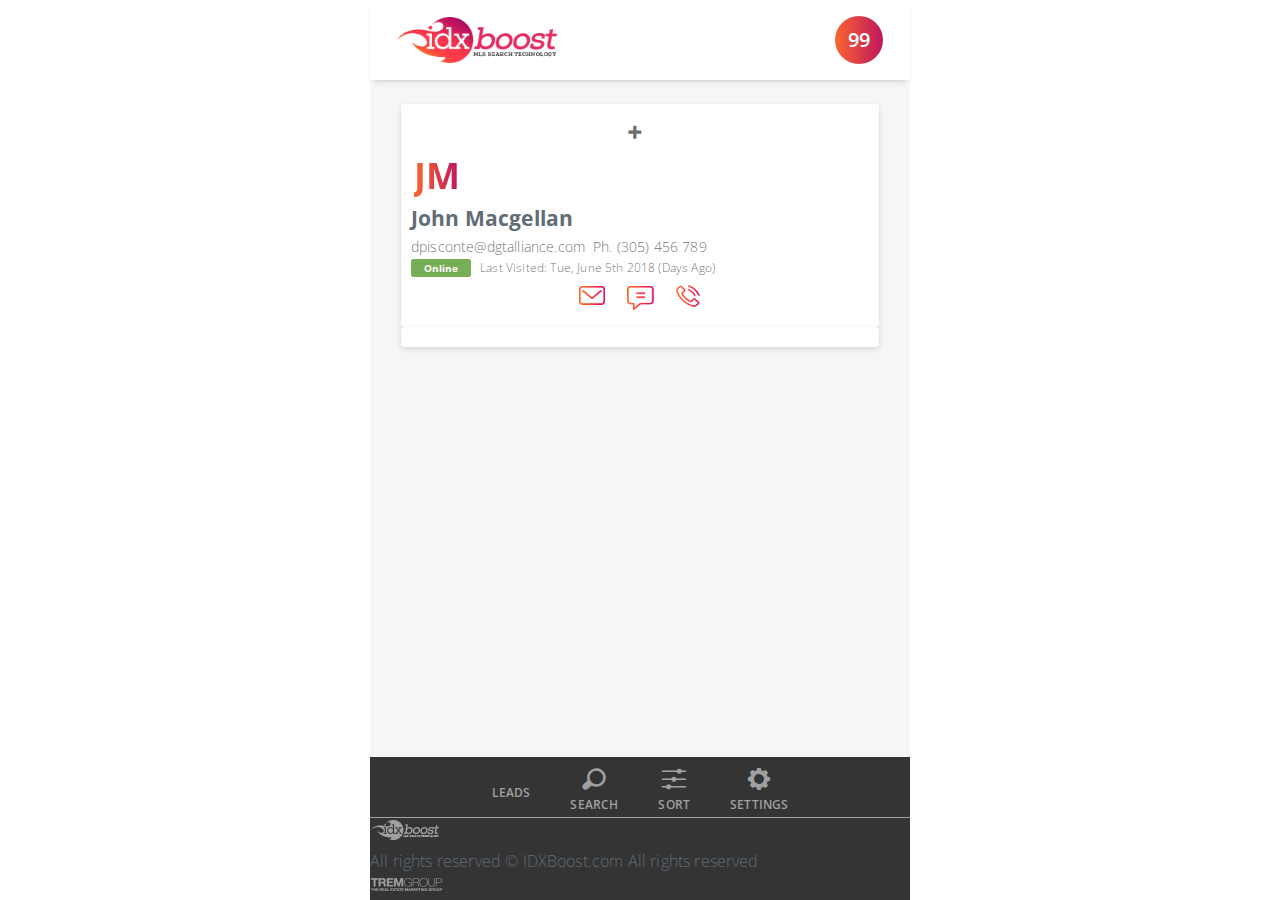
<file: saved-favorites.html>
<!DOCTYPE html>
<html>
<head>
  <meta charset="utf-8">
  <meta http-equiv="X-UA-Compatible" content="IE=edge">
  <meta name="viewport" content="width=device-width, initial-scale=1">
  <meta name="description" content="Description">
  <meta name="keywords" content="Keywords">
  <title>Saved Favorites - IDX Boost</title>

  <!-- Android  -->
  <meta name="theme-color" content="red">
  <meta name="mobile-web-app-capable" content="yes">

  <!-- iOS -->
  <meta name="apple-mobile-web-app-title" content="Application Title">
  <meta name="apple-mobile-web-app-capable" content="yes">
  <meta name="apple-mobile-web-app-status-bar-style" content="default">

  <!-- Windows  -->
  <meta name="msapplication-navbutton-color" content="red">
  <meta name="msapplication-TileColor" content="red">
  <meta name="msapplication-TileImage" content="ms-icon-144x144.png">
  <meta name="msapplication-config" content="browserconfig.xml">

  <!-- Pinned Sites  -->
  <meta name="application-name" content="Application Name">
  <meta name="msapplication-tooltip" content="Tooltip Text">
  <meta name="msapplication-starturl" content="/">

  <!-- Tap highlighting  -->
  <meta name="msapplication-tap-highlight" content="no">

  

  <!-- Main Link Tags  -->
  <link rel="icon" href="./assets/icons/favicon.png" type="image/png">
  <!--<link href="favicon-16.png" rel="icon" type="image/png" sizes="16x16">
  <link href="favicon-32.png" rel="icon" type="image/png" sizes="32x32">
  <link href="favicon-48.png" rel="icon" type="image/png" sizes="48x48">-->

  <!-- iOS  -->
  <!--<link href="touch-icon-iphone.png" rel="apple-touch-icon">
  <link href="touch-icon-ipad.png" rel="apple-touch-icon" sizes="76x76">
  <link href="touch-icon-iphone-retina.png" rel="apple-touch-icon" sizes="120x120">
  <link href="touch-icon-ipad-retina.png" rel="apple-touch-icon" sizes="152x152">-->

  <!-- Startup Image  -->
  <!--<link href="touch-icon-start-up-320x480.png" rel="apple-touch-startup-image">-->

  <!-- Pinned Tab  -->
  <!--<link href="path/to/icon.svg" rel="mask-icon" size="any" color="red">-->

  <!-- Android  -->
  <!--<link href="icon-192x192.png" rel="icon" sizes="192x192">
  <link href="icon-128x128.png" rel="icon" sizes="128x128">-->

  <!-- Others -->
  <!--<link href="favicon.icon" rel="shortcut icon" type="image/x-icon">-->
  
  <link href="https://fonts.googleapis.com/css?family=Open+Sans:400,600,700" rel="stylesheet">
  <link rel="stylesheet" href="./assets/css/main.css">

  <link href="/manifest.json" rel="manifest">
  
</head>
<body>
  <div class="wrapper">

    <header class="header">
      <div class="header_wrapper">
        <div class="header_logo">
          <img src="./assets/images/logo.png" alt="Go to home">
        </div>
        <div class="leads-bubble">
          <span class="leads-bubble_text">99</span>
        </div>
      </div>
    </header>

    <main class="main">
      <div class="main_wrapper">

        <div class="lead">
          <div class="card">
            <div class="card_content">
              <div class="card_actions ico-plus"></div>
              <div class="lead_avatar">
                <span class="lead_avatar_text">JM</span>
              </div>
              <div class="lead_name">John Macgellan</div>
              <div class="lead_contact-texts">
                <span class="lead_email">dpisconte@dgtalliance.com</span> <span class="lead-phone">Ph. (305) 456 789</span>
              </div>
              <div class="lead_status">
                <span class="lead_status_badge lead_status_badge--success">Online</span> 
                <span class="lead_status_last-conection">Last Visited: Tue, June 5th 2018 (Days Ago)</span>
              </div>
          
              <ul class="lead_contact-icons">
                <li class="lead_contact_icon lead_contact_email">
                  <a href="mailto:name@email.com"><span>name@mail.com</span></a>
                </li>
                <li class="lead_contact_icon lead_contact_message">
                  <a href="sms:+5194234090?body=Call us"><span>Send an SMS</span></a>
                </li>
                <li class="lead_contact_icon lead_contact_phone">
                  <a href="tel:+01-562-867-5309"><span>562-867-5309</span></a>
                </li>
              </ul>
            </div>          
          </div>
          <div class="lead_info">
            <div class="card">
              <div class="lead_comments"></div>
              <ul class="lead_info_results">
                <li>
                  <a class="lead_info_results_item" href="./inquiries.html">
                    <div>
                      <div>
                        <span class="lead_info_results_item_a">1</span>
                        <span class="lead_info_results_item_b">Inquiries</span>                        
                      </div>
                      <span class="lead_info_results_item_c">39 hours ago</span>
                    </div>
                    <span class="lead_info_results_item_d lead_status_badge badged--see-all">See all</span>
                  </a>
                </li>
                <li>
                  <a class="lead_info_results_item" href="./notifications.html">
                    <div>
                      <div>                        
                        <span class="lead_info_results_item_a">0</span>
                        <span class="lead_info_results_item_b">Notifications</span>
                      </div>
                      <span class="lead_info_results_item_c">Never</span>
                    </div>
                    <span class="lead_info_results_item_d lead_status_badge badged--see-all">See all</span>
                  </a>
                </li>
                <li>
                  <a class="lead_info_results_item" href="./listing-views.html">
                    <div>
                      <div>
                        <span class="lead_info_results_item_a">1</span>
                        <span class="lead_info_results_item_b">Listing Views</span>                        
                      </div>
                      <span class="lead_info_results_item_c">3 days ago</span>
                    </div>
                    <span class="lead_info_results_item_d lead_status_badge badged--see-all">See all</span>
                  </a>
                </li>
                <li>
                  <a class="lead_info_results_item" href="./saved-favorites.html">
                    <div>
                      <div>
                        <span class="lead_info_results_item_a">0</span>
                        <span class="lead_info_results_item_b">Saved Favorites</span>
                      </div>
                      <span class="lead_info_results_item_c">just now</span>
                    </div>
                    <span class="lead_info_results_item_d lead_status_badge badged--showing">Showing</span>                    
                  </a>
                </li>
                <li>
                  <a class="lead_info_results_item" href="./saved-search.html">
                    <div>
                      <div>
                        <span class="lead_info_results_item_a">1</span>
                        <span class="lead_info_results_item_b">Saved Searches</span>
                      </div>
                      <span class="lead_info_results_item_c">3 days ago</span>
                    </div>
                    <span class="lead_info_results_item_d lead_status_badge badged--see-all">See all</span>
                  </a>
                </li>
              </ul>
            </div>
          </div>
          <div class="lead_info_details">
            <div class="card">
            </div>
          </div>
        </div>

      </div>
    </main>

    <footer class="footer">
      <ul class="footer_nav">
        <li class="footer_nav_item">
          <a class="footer_nav_link" href="#">
            <div class="footer_nav_item_icon ico-rocket"></div>
            <div class="footer_nav_item_text">Leads</div>
          </a>
        </li>
        <li class="footer_nav_item">
          <a class="footer_nav_link" href="#">
            <div class="footer_nav_item_icon ico-search-bold"></div>
            <div class="footer_nav_item_text">Search</div>
          </a>
        </li>
        <li class="footer_nav_item">
          <a class="footer_nav_link" href="#">
            <div class="footer_nav_item_icon ico-sort"></div>
            <div class="footer_nav_item_text">Sort</div>
          </a>
        </li>
        <li class="footer_nav_item">
          <a class="footer_nav_link" href="#">
            <div class="footer_nav_item_icon ico-settings"></div>
            <div class="footer_nav_item_text">Settings</div>
          </a>
        </li>
      </ul>
      <div class="footer_bottom">
        <div class="footer_logo-left"><img src="./assets/images/logo-footer.png" alt="Go to home"></div>
        <div class="footer_copyright">All rights reserved © IDXBoost.com All rights reserved</div>
        <div class="footer_logo-right"><img src="./assets/images/tremgroup-logo-footer.png" alt="Go to tremgroup site"></div>
      </div>
    </footer>

  </div>

  <script src="./app.js" defer></script>
</body>
</html>
</file>
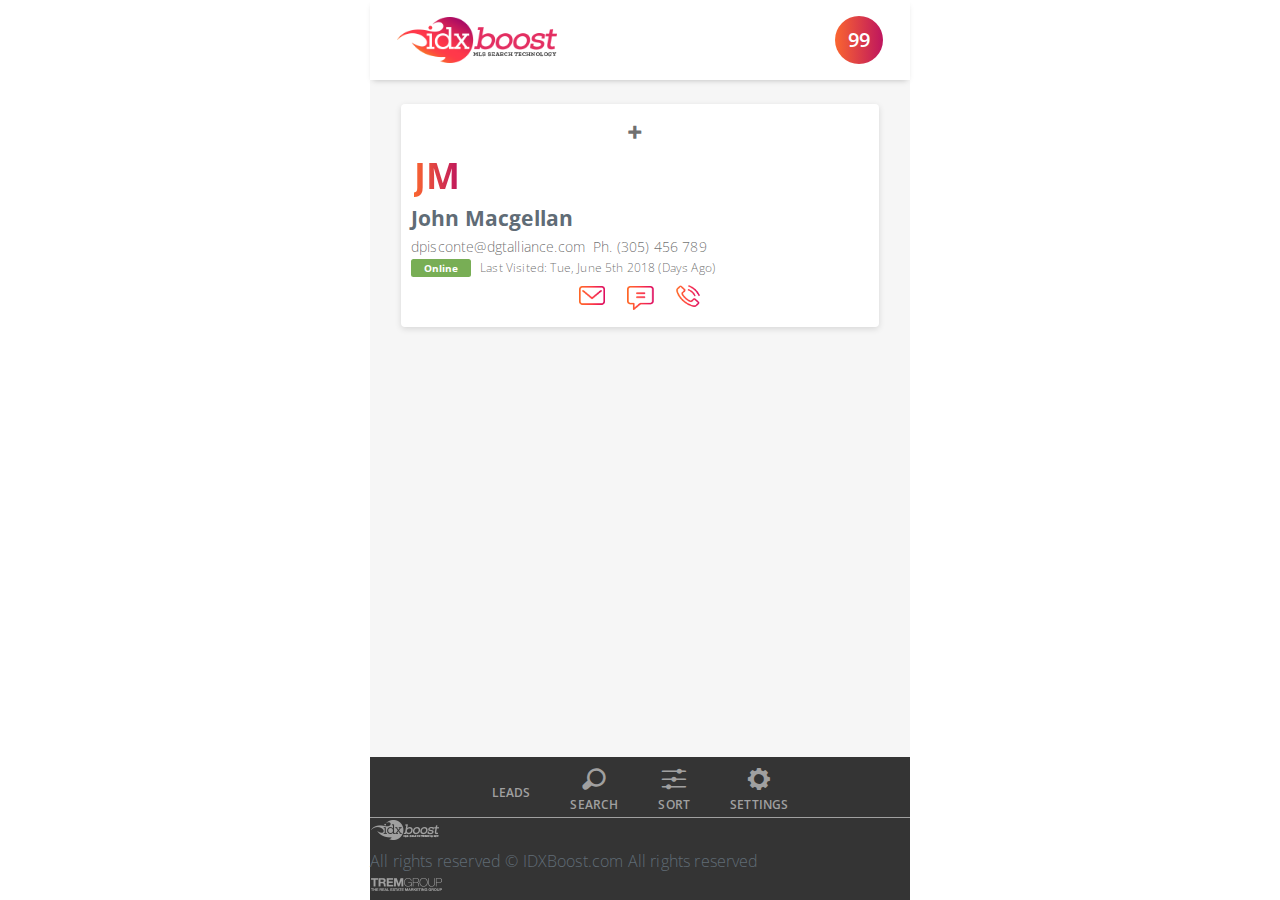
<file: saved-search.html>
<!DOCTYPE html>
<html>
<head>
  <meta charset="utf-8">
  <meta http-equiv="X-UA-Compatible" content="IE=edge">
  <meta name="viewport" content="width=device-width, initial-scale=1">
  <meta name="description" content="Description">
  <meta name="keywords" content="Keywords">
  <title>IDX Boost</title>

  <!-- Android  -->
  <meta name="theme-color" content="red">
  <meta name="mobile-web-app-capable" content="yes">

  <!-- iOS -->
  <meta name="apple-mobile-web-app-title" content="Application Title">
  <meta name="apple-mobile-web-app-capable" content="yes">
  <meta name="apple-mobile-web-app-status-bar-style" content="default">

  <!-- Windows  -->
  <meta name="msapplication-navbutton-color" content="red">
  <meta name="msapplication-TileColor" content="red">
  <meta name="msapplication-TileImage" content="ms-icon-144x144.png">
  <meta name="msapplication-config" content="browserconfig.xml">

  <!-- Pinned Sites  -->
  <meta name="application-name" content="Application Name">
  <meta name="msapplication-tooltip" content="Tooltip Text">
  <meta name="msapplication-starturl" content="/">

  <!-- Tap highlighting  -->
  <meta name="msapplication-tap-highlight" content="no">

  

  <!-- Main Link Tags  -->
  <link rel="icon" href="./assets/icons/favicon.png" type="image/png">
  <!--<link href="favicon-16.png" rel="icon" type="image/png" sizes="16x16">
  <link href="favicon-32.png" rel="icon" type="image/png" sizes="32x32">
  <link href="favicon-48.png" rel="icon" type="image/png" sizes="48x48">-->

  <!-- iOS  -->
  <!--<link href="touch-icon-iphone.png" rel="apple-touch-icon">
  <link href="touch-icon-ipad.png" rel="apple-touch-icon" sizes="76x76">
  <link href="touch-icon-iphone-retina.png" rel="apple-touch-icon" sizes="120x120">
  <link href="touch-icon-ipad-retina.png" rel="apple-touch-icon" sizes="152x152">-->

  <!-- Startup Image  -->
  <!--<link href="touch-icon-start-up-320x480.png" rel="apple-touch-startup-image">-->

  <!-- Pinned Tab  -->
  <!--<link href="path/to/icon.svg" rel="mask-icon" size="any" color="red">-->

  <!-- Android  -->
  <!--<link href="icon-192x192.png" rel="icon" sizes="192x192">
  <link href="icon-128x128.png" rel="icon" sizes="128x128">-->

  <!-- Others -->
  <!--<link href="favicon.icon" rel="shortcut icon" type="image/x-icon">-->
  
  <link href="https://fonts.googleapis.com/css?family=Open+Sans:400,600,700" rel="stylesheet">
  <link rel="stylesheet" href="./assets/css/main.css">

  <link href="/manifest.json" rel="manifest">
  
</head>
<body>
  <div class="wrapper">

    <header class="header">
      <div class="header_wrapper">
        <div class="header_logo">
          <img src="./assets/images/logo.png" alt="Go to home">
        </div>
        <div class="leads-bubble">
          <span class="leads-bubble_text">99</span>
        </div>
      </div>
    </header>

    <main class="main">
      <div class="main_wrapper">

        <div class="lead">
          <div class="card">
            <div class="card_content">
              <div class="card_actions ico-plus"></div>
              <div class="lead_avatar">
                <span class="lead_avatar_text">JM</span>
              </div>
              <div class="lead_name">John Macgellan</div>
              <div class="lead_contact-texts">
                <span class="lead_email">dpisconte@dgtalliance.com</span> <span class="lead-phone">Ph. (305) 456 789</span>
              </div>
              <div class="lead_status">
                <span class="lead_status_badge lead_status_badge--success">Online</span> 
                <span class="lead_status_last-conection">Last Visited: Tue, June 5th 2018 (Days Ago)</span>
              </div>
          
              <ul class="lead_contact-icons">
                <li class="lead_contact_icon lead_contact_email">
                  <a href="mailto:name@email.com"><span>name@mail.com</span></a>
                </li>
                <li class="lead_contact_icon lead_contact_message">
                  <a href="sms:+5194234090?body=Call us"><span>Send an SMS</span></a>
                </li>
                <li class="lead_contact_icon lead_contact_phone">
                  <a href="tel:+01-562-867-5309"><span>562-867-5309</span></a>
                </li>
              </ul>
            </div>          
          </div>
          <div class="lead_info">
            <div class="card">
              <div class="lead_comments"></div>
              <ul class="lead_info_results">
                <li>
                  <a class="lead_info_results_item" href="./inquiries.html">
                    <div>
                      <div>
                        <span class="lead_info_results_item_a">1</span>
                        <span class="lead_info_results_item_b">Inquiries</span>                        
                      </div>
                      <span class="lead_info_results_item_c">39 hours ago</span>
                    </div>
                    <span class="lead_info_results_item_d lead_status_badge badged--see-all">See all</span>
                  </a>
                </li>
                <li>
                  <a class="lead_info_results_item" href="./notifications.html">
                    <div>
                      <div>                        
                        <span class="lead_info_results_item_a">0</span>
                        <span class="lead_info_results_item_b">Notifications</span>
                      </div>
                      <span class="lead_info_results_item_c">Never</span>
                    </div>
                    <span class="lead_info_results_item_d lead_status_badge badged--see-all">See all</span>
                  </a>
                </li>
                <li>
                  <a class="lead_info_results_item" href="./listing-views.html">
                    <div>
                      <div>
                        <span class="lead_info_results_item_a">1</span>
                        <span class="lead_info_results_item_b">Listing Views</span>                        
                      </div>
                      <span class="lead_info_results_item_c">3 days ago</span>
                    </div>
                    <span class="lead_info_results_item_d lead_status_badge badged--see-all">See all</span>
                  </a>
                </li>
                <li>
                  <a class="lead_info_results_item" href="./saved-favorites.html">
                    <div>
                      <div>
                        <span class="lead_info_results_item_a">0</span>
                        <span class="lead_info_results_item_b">Saved Favorites</span>
                      </div>
                      <span class="lead_info_results_item_c">just now</span>
                    </div>
                    <span class="lead_info_results_item_d lead_status_badge badged--see-all">See all</span>
                  </a>
                </li>
                <li>
                  <a class="lead_info_results_item" href="./saved-search.html">
                    <div>
                      <div>
                        <span class="lead_info_results_item_a">1</span>
                        <span class="lead_info_results_item_b">Saved Searches</span>
                      </div>
                      <span class="lead_info_results_item_c">3 days ago</span>
                    </div>
                    <span class="lead_info_results_item_d lead_status_badge badged--showing">Showing</span>                    
                  </a>
                </li>
              </ul>
            </div>
          </div>
        </div>

      </div>
    </main>

    <footer class="footer">
      <ul class="footer_nav">
        <li class="footer_nav_item">
          <a class="footer_nav_link" href="#">
            <div class="footer_nav_item_icon ico-rocket"></div>
            <div class="footer_nav_item_text">Leads</div>
          </a>
        </li>
        <li class="footer_nav_item">
          <a class="footer_nav_link" href="#">
            <div class="footer_nav_item_icon ico-search-bold"></div>
            <div class="footer_nav_item_text">Search</div>
          </a>
        </li>
        <li class="footer_nav_item">
          <a class="footer_nav_link" href="#">
            <div class="footer_nav_item_icon ico-sort"></div>
            <div class="footer_nav_item_text">Sort</div>
          </a>
        </li>
        <li class="footer_nav_item">
          <a class="footer_nav_link" href="#">
            <div class="footer_nav_item_icon ico-settings"></div>
            <div class="footer_nav_item_text">Settings</div>
          </a>
        </li>
      </ul>
      <div class="footer_bottom">
        <div class="footer_logo-left"><img src="./assets/images/logo-footer.png" alt="Go to home"></div>
        <div class="footer_copyright">All rights reserved © IDXBoost.com All rights reserved</div>
        <div class="footer_logo-right"><img src="./assets/images/tremgroup-logo-footer.png" alt="Go to tremgroup site"></div>
      </div>
    </footer>

  </div>

  <script src="./app.js" defer></script>
</body>
</html>
</file>
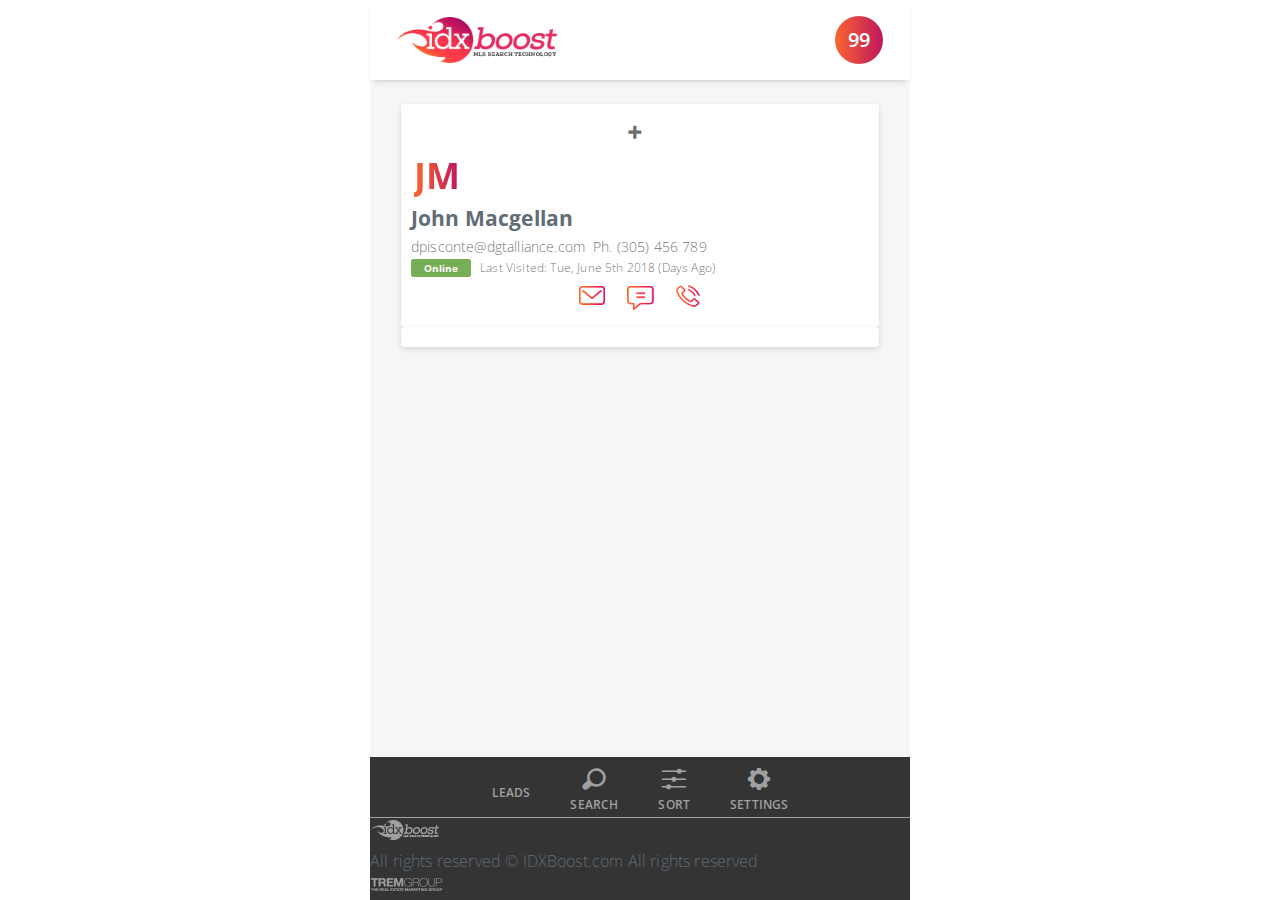
<file: saved-searches.html>
<!DOCTYPE html>
<html>
<head>
  <meta charset="utf-8">
  <meta http-equiv="X-UA-Compatible" content="IE=edge">
  <meta name="viewport" content="width=device-width, initial-scale=1">
  <meta name="description" content="Description">
  <meta name="keywords" content="Keywords">
  <title>Saved Searches - IDX Boost</title>

  <!-- Android  -->
  <meta name="theme-color" content="red">
  <meta name="mobile-web-app-capable" content="yes">

  <!-- iOS -->
  <meta name="apple-mobile-web-app-title" content="Application Title">
  <meta name="apple-mobile-web-app-capable" content="yes">
  <meta name="apple-mobile-web-app-status-bar-style" content="default">

  <!-- Windows  -->
  <meta name="msapplication-navbutton-color" content="red">
  <meta name="msapplication-TileColor" content="red">
  <meta name="msapplication-TileImage" content="ms-icon-144x144.png">
  <meta name="msapplication-config" content="browserconfig.xml">

  <!-- Pinned Sites  -->
  <meta name="application-name" content="Application Name">
  <meta name="msapplication-tooltip" content="Tooltip Text">
  <meta name="msapplication-starturl" content="/">

  <!-- Tap highlighting  -->
  <meta name="msapplication-tap-highlight" content="no">

  

  <!-- Main Link Tags  -->
  <link rel="icon" href="./assets/icons/favicon.png" type="image/png">
  <!--<link href="favicon-16.png" rel="icon" type="image/png" sizes="16x16">
  <link href="favicon-32.png" rel="icon" type="image/png" sizes="32x32">
  <link href="favicon-48.png" rel="icon" type="image/png" sizes="48x48">-->

  <!-- iOS  -->
  <!--<link href="touch-icon-iphone.png" rel="apple-touch-icon">
  <link href="touch-icon-ipad.png" rel="apple-touch-icon" sizes="76x76">
  <link href="touch-icon-iphone-retina.png" rel="apple-touch-icon" sizes="120x120">
  <link href="touch-icon-ipad-retina.png" rel="apple-touch-icon" sizes="152x152">-->

  <!-- Startup Image  -->
  <!--<link href="touch-icon-start-up-320x480.png" rel="apple-touch-startup-image">-->

  <!-- Pinned Tab  -->
  <!--<link href="path/to/icon.svg" rel="mask-icon" size="any" color="red">-->

  <!-- Android  -->
  <!--<link href="icon-192x192.png" rel="icon" sizes="192x192">
  <link href="icon-128x128.png" rel="icon" sizes="128x128">-->

  <!-- Others -->
  <!--<link href="favicon.icon" rel="shortcut icon" type="image/x-icon">-->
  
  <link href="https://fonts.googleapis.com/css?family=Open+Sans:400,600,700" rel="stylesheet">
  <link rel="stylesheet" href="./assets/css/main.css">

  <link href="/manifest.json" rel="manifest">
  
</head>
<body>
  <div class="wrapper">

    <header class="header">
      <div class="header_wrapper">
        <div class="header_logo">
          <img src="./assets/images/logo.png" alt="Go to home">
        </div>
        <div class="leads-bubble">
          <span class="leads-bubble_text">99</span>
        </div>
      </div>
    </header>

    <main class="main">
      <div class="main_wrapper">

        <div class="lead">
          <div class="card">
            <div class="card_content">
              <div class="card_actions ico-plus"></div>
              <div class="lead_avatar">
                <span class="lead_avatar_text">JM</span>
              </div>
              <div class="lead_name">John Macgellan</div>
              <div class="lead_contact-texts">
                <span class="lead_email">dpisconte@dgtalliance.com</span> <span class="lead-phone">Ph. (305) 456 789</span>
              </div>
              <div class="lead_status">
                <span class="lead_status_badge lead_status_badge--success">Online</span> 
                <span class="lead_status_last-conection">Last Visited: Tue, June 5th 2018 (Days Ago)</span>
              </div>
          
              <ul class="lead_contact-icons">
                <li class="lead_contact_icon lead_contact_email">
                  <a href="mailto:name@email.com"><span>name@mail.com</span></a>
                </li>
                <li class="lead_contact_icon lead_contact_message">
                  <a href="sms:+5194234090?body=Call us"><span>Send an SMS</span></a>
                </li>
                <li class="lead_contact_icon lead_contact_phone">
                  <a href="tel:+01-562-867-5309"><span>562-867-5309</span></a>
                </li>
              </ul>
            </div>          
          </div>
          <div class="lead_info">
            <div class="card">
              <div class="lead_comments"></div>
              <ul class="lead_info_results">
                <li>
                  <a class="lead_info_results_item" href="./inquiries.html">
                    <div>
                      <div>
                        <span class="lead_info_results_item_a">1</span>
                        <span class="lead_info_results_item_b">Inquiries</span>                        
                      </div>
                      <span class="lead_info_results_item_c">39 hours ago</span>
                    </div>
                    <span class="lead_info_results_item_d lead_status_badge badged--see-all">See all</span>
                  </a>
                </li>
                <li>
                  <a class="lead_info_results_item" href="./notifications.html">
                    <div>
                      <div>                        
                        <span class="lead_info_results_item_a">0</span>
                        <span class="lead_info_results_item_b">Notifications</span>
                      </div>
                      <span class="lead_info_results_item_c">Never</span>
                    </div>
                    <span class="lead_info_results_item_d lead_status_badge badged--see-all">See all</span>
                  </a>
                </li>
                <li>
                  <a class="lead_info_results_item" href="./listing-views.html">
                    <div>
                      <div>
                        <span class="lead_info_results_item_a">1</span>
                        <span class="lead_info_results_item_b">Listing Views</span>                        
                      </div>
                      <span class="lead_info_results_item_c">3 days ago</span>
                    </div>
                    <span class="lead_info_results_item_d lead_status_badge badged--see-all">See all</span>
                  </a>
                </li>
                <li>
                  <a class="lead_info_results_item" href="./saved-favorites.html">
                    <div>
                      <div>
                        <span class="lead_info_results_item_a">0</span>
                        <span class="lead_info_results_item_b">Saved Favorites</span>
                      </div>
                      <span class="lead_info_results_item_c">just now</span>
                    </div>
                    <span class="lead_info_results_item_d lead_status_badge badged--see-all">See all</span>
                  </a>
                </li>
                <li>
                  <a class="lead_info_results_item" href="./saved-search.html">
                    <div>
                      <div>
                        <span class="lead_info_results_item_a">1</span>
                        <span class="lead_info_results_item_b">Saved Searches</span>
                      </div>
                      <span class="lead_info_results_item_c">3 days ago</span>
                    </div>
                    <span class="lead_info_results_item_d lead_status_badge badged--showing">Showing</span>                    
                  </a>
                </li>
              </ul>
            </div>
          </div>
          <div class="lead_info_details">
            <div class="card">
            </div>
          </div>
        </div>

      </div>
    </main>

    <footer class="footer">
      <ul class="footer_nav">
        <li class="footer_nav_item">
          <a class="footer_nav_link" href="#">
            <div class="footer_nav_item_icon ico-rocket"></div>
            <div class="footer_nav_item_text">Leads</div>
          </a>
        </li>
        <li class="footer_nav_item">
          <a class="footer_nav_link" href="#">
            <div class="footer_nav_item_icon ico-search-bold"></div>
            <div class="footer_nav_item_text">Search</div>
          </a>
        </li>
        <li class="footer_nav_item">
          <a class="footer_nav_link" href="#">
            <div class="footer_nav_item_icon ico-sort"></div>
            <div class="footer_nav_item_text">Sort</div>
          </a>
        </li>
        <li class="footer_nav_item">
          <a class="footer_nav_link" href="#">
            <div class="footer_nav_item_icon ico-settings"></div>
            <div class="footer_nav_item_text">Settings</div>
          </a>
        </li>
      </ul>
      <div class="footer_bottom">
        <div class="footer_logo-left"><img src="./assets/images/logo-footer.png" alt="Go to home"></div>
        <div class="footer_copyright">All rights reserved © IDXBoost.com All rights reserved</div>
        <div class="footer_logo-right"><img src="./assets/images/tremgroup-logo-footer.png" alt="Go to tremgroup site"></div>
      </div>
    </footer>

  </div>

  <script src="./app.js" defer></script>
</body>
</html>
</file>
<file: assets/css/main.css>
body,html{height:100%;position:relative;width:100%}html{-webkit-box-sizing:border-box;box-sizing:border-box;font-size:62.5%}body{color:#606c76;font-family:'Open Sans', sans-serif;font-size:1.6em;font-weight:300;letter-spacing:.01em;line-height:1.6}*{-webkit-box-sizing:border-box;-moz-box-sizing:border-box;box-sizing:border-box}html{-ms-text-size-adjust:100%;-webkit-text-size-adjust:100%;-webkit-font-smoothing:antialiased;-moz-osx-font-smoothing:grayscale}body{margin:0;padding:0}li,ol,ul{list-style:none;padding:0;margin:0}@font-face{font-family:'icomoon';src:url("../fonts/icomoon/icomoon.eot?6ic77o");src:url("../fonts/icomoon/icomoon.eot?6ic77o#iefix") format("embedded-opentype"), url("../fonts/icomoon/icomoon.ttf?6ic77o") format("truetype"), url("../fonts/icomoon/icomoon.woff?6ic77o") format("woff"), url("../fonts/icomoon/icomoon.svg?6ic77o#icomoon") format("svg");font-weight:normal;font-style:normal}[class*=" ico-"],[class^=ico-]{font-family:'icomoon'!important;speak:none;font-style:normal;font-weight:normal;font-variant:normal;text-transform:none;line-height:1;-webkit-font-smoothing:antialiased;-moz-osx-font-smoothing:grayscale}.ico-settings:before{content:"\e900"}.ico-search-bold:before{content:"\e901"}.ico-sort:before{content:"\e902"}.ico-rockect-path2:before{content:"\e904"}.ico-rockect-path3:before{content:"\e905"}.ico-rockect-path1:before{content:"\e903"}.ico-plus:before{content:"\ea0a"}.ico-minus:before{content:"\ea0b"}.ico-arrow-down:before{content:"\e907"}b,strong{font-weight:bold}p{margin-top:0}h1,h2,h3,h4,h5,h6{font-weight:300;letter-spacing:-.1rem;margin-bottom:2.0rem;margin-top:0}h1{font-size:4.6rem;line-height:1.2}h2{font-size:3.6rem;line-height:1.25}h3{font-size:2.8rem;line-height:1.3}h4{font-size:2.2rem;letter-spacing:-.08rem;line-height:1.35}h5{font-size:1.8rem;letter-spacing:-.05rem;line-height:1.5}h6{font-size:1.6rem;letter-spacing:0;line-height:1.4}.badged--see-all,.badged--showing{color:#fff;font-weight:600;text-transform:uppercase}.badged--see-all{background-color:#f0ad4e}.badged--showing{background-color:#78ae55}.leads-bubble{-webkit-box-align:center;-ms-flex-align:center;align-items:center;background:-webkit-gradient(linear, left top, right top, from(#fa6630), to(#be155e));background:-webkit-linear-gradient(left, #fa6630, #be155e);background:-o-linear-gradient(left, #fa6630, #be155e);background:linear-gradient(to right, #fa6630, #be155e);border-radius:50%;display:-webkit-box;display:-ms-flexbox;display:flex;height:48px;-webkit-box-pack:center;-ms-flex-pack:center;justify-content:center;width:48px}.leads-bubble_text{color:#fff;font-size:20px;font-weight:600}.lead{border:4px solid transparent;border-radius:4px;position:relative}.lead--no-read:before{background:-webkit-gradient(linear, left top, right top, from(#fa6630), to(#be155e));background:-webkit-linear-gradient(left, #fa6630, #be155e);background:-o-linear-gradient(left, #fa6630, #be155e);background:linear-gradient(to right, #fa6630, #be155e);border-radius:inherit;bottom:0;content:'';left:0;margin:-3px;position:absolute;right:0;top:0;z-index:0}.card{background-color:#fff;border-radius:4px;-webkit-box-shadow:0px 2px 6px rgba(0, 0, 0, 0.125);box-shadow:0px 2px 6px rgba(0, 0, 0, 0.125);padding:1rem;position:relative;z-index:2}.card_actions{-webkit-box-align:center;-ms-flex-align:center;align-items:center;-webkit-box-sizing:border-box;box-sizing:border-box;color:rgba(63, 63, 63, 0.75);cursor:pointer;display:-webkit-box;display:-ms-flexbox;display:flex;-webkit-box-pack:center;-ms-flex-pack:center;justify-content:center;padding:10px 15px}@media screen and (min-width:480px){.card_actions{margin-right:10px}}.lead:not(:last-child){margin-bottom:20px}.leads-bubble--small{justify-self:flex-end;margin-left:auto;height:40px;width:40px}.lead_top-content{-webkit-box-align:center;-ms-flex-align:center;align-items:center;border-bottom:1px solid #ececec;display:-webkit-box;display:-ms-flexbox;display:flex;padding-bottom:10px}.lead_bottom-content{-webkit-box-align:center;-ms-flex-align:center;align-items:center;display:-webkit-box;display:-ms-flexbox;display:flex;-webkit-box-pack:justify;-ms-flex-pack:justify;justify-content:space-between}.lead_avatar{display:none}@media screen and (min-width:480px){.lead_avatar{-webkit-box-align:center;-ms-flex-align:center;align-items:center;background:transparent;display:-webkit-box;display:-ms-flexbox;display:flex;height:52px;-webkit-box-pack:center;-ms-flex-pack:center;justify-content:center;margin-right:10px;width:52px}.lead_avatar_text{background:-webkit-gradient(linear, left top, right top, from(#fa6630), to(#be155e));background:-webkit-linear-gradient(left, #fa6630, #be155e);background:-o-linear-gradient(left, #fa6630, #be155e);background:linear-gradient(to right, #fa6630, #be155e);-webkit-background-clip:text;-webkit-text-fill-color:transparent;cursor:default;font-size:36px;font-weight:700;-webkit-user-select:none;-moz-user-select:none;-ms-user-select:none;user-select:none}}.lead_name{font-size:21px;font-weight:700}.lead_contact-texts{color:rgba(63, 63, 63, 0.75);display:-webkit-box;display:-ms-flexbox;display:flex;-webkit-box-orient:vertical;-webkit-box-direction:normal;-ms-flex-direction:column;flex-direction:column;font-size:14px}@media screen and (min-width:480px){.lead_contact-texts{-webkit-box-orient:horizontal;-webkit-box-direction:normal;-ms-flex-direction:row;flex-direction:row}}.lead_email{margin-right:8px}.lead_status{color:rgba(63, 63, 63, 0.75);font-size:12px}.lead_status_badge{display:inline-block;padding:.4em 1.25em;font-size:10px;font-weight:700;line-height:1;text-align:center;white-space:nowrap;vertical-align:baseline;border-radius:.25rem}.lead_status_badge--success{background-color:#78ae55;color:#fff}.lead_status_badge--danger{background-color:#e80000;color:#fff}.lead_status_last-conection{display:none}@media screen and (min-width:480px){.lead_status_last-conection{display:inline;padding-left:6px}}.lead_contact-icons{-webkit-box-align:center;-ms-flex-align:center;align-items:center;display:-webkit-box;display:-ms-flexbox;display:flex;-webkit-box-pack:center;-ms-flex-pack:center;justify-content:center;margin-left:auto}.lead_contact_icon{background:url("../images/icons-sprite.png") no-repeat;height:40px;position:relative;-webkit-transform:scale(0.65);-ms-transform:scale(0.65);transform:scale(0.65);width:48px}.lead_contact_icon>a{display:block;height:100%;position:absolute;width:100%}.lead_contact_icon>a>span{display:none}.lead_contact_email{background-position:1px -1px}.lead_contact_message{background-position:0 -40px}.lead_contact_phone{background-position:-1px -86px}.lead_info{font-size:14px;max-height:0;opacity:0;-webkit-transition:all .5s ease;-o-transition:all .5s ease;transition:all .5s ease}.lead_info .card{z-index:1}.show .lead_info{max-height:600px;opacity:1}.lead_info_results li{padding:5px 0}.lead_info_results_item{-webkit-box-align:center;-ms-flex-align:center;align-items:center;color:rgba(63, 63, 63, 0.75);display:-webkit-box;display:-ms-flexbox;display:flex;text-decoration:none}.lead_info_results_item_a{margin-right:10px}.lead_info_results_item_a,.lead_info_results_item_c{font-size:12px;font-weight:700}.lead_info_results_item_c{display:block}.lead_info_results_item_d{margin-left:auto}.wrapper{background:#f6f6f6;min-height:100vh;margin:0 auto;position:relative;max-width:540px}.main{padding:20px 0 80px}.main_wrapper{margin:0 auto;width:90%}.header{background-color:#fff;-webkit-box-shadow:0px 3px 6px -3px rgba(0, 0, 0, 0.25);box-shadow:0px 3px 6px -3px rgba(0, 0, 0, 0.25);height:80px}.header_wrapper{-webkit-box-align:center;-ms-flex-align:center;align-items:center;display:-webkit-box;display:-ms-flexbox;display:flex;height:100%;-webkit-box-pack:justify;-ms-flex-pack:justify;justify-content:space-between;margin:0 auto;width:90%}.header_logo{line-height:0}.header_logo img{height:auto;max-width:160px}.footer{background-color:#343434;bottom:0;left:0;position:absolute;width:100%;z-index:2}.footer_nav{-webkit-box-align:center;-ms-flex-align:center;align-items:center;display:-webkit-box;display:-ms-flexbox;display:flex;-webkit-box-pack:center;-ms-flex-pack:center;justify-content:center;margin:0 auto}.footer_nav:after{background-color:#a0a0a0;content:"";height:1px;left:0;position:absolute;top:60px;width:100%}.footer_nav_item{padding:10px 20px 5px;text-align:center}.footer_nav_link{color:transparent;display:block}.footer_nav_item_icon{color:#a0a0a0;font-size:24px}.footer_nav_item_icon.ico-search-bold{position:relative;-webkit-transform:rotate(90deg);-ms-transform:rotate(90deg);transform:rotate(90deg)}.footer_nav_item_text{color:#a0a0a0;font-size:12px;font-weight:600;margin-top:4px;text-transform:uppercase}input[type=email],input[type=number],input[type=password],input[type=search],input[type=tel],input[type=text],input[type=url],select,textarea{-webkit-appearance:none;-moz-appearance:none;appearance:none;background-color:transparent;border:.1rem solid #c7c7c7;border-radius:.4rem;-webkit-box-shadow:none;box-shadow:none;-webkit-box-sizing:inherit;box-sizing:inherit;height:3.8rem;padding:.6rem 1.0rem;width:100%}input[type=email]:focus,input[type=number]:focus,input[type=password]:focus,input[type=search]:focus,input[type=tel]:focus,input[type=text]:focus,input[type=url]:focus,select:focus,textarea:focus{border-color:#c7c7c7;outline:0}select{background:url('data:image/svg+xml;utf8,<svg xmlns="http://www.w3.org/2000/svg" height="14" viewBox="0 0 29 14" width="29"><path fill="#d1d1d1" d="M9.37727 3.625l5.08154 6.93523L19.54036 3.625"/></svg>') center right no-repeat;padding-right:3.0rem}select:focus{background-image:url('data:image/svg+xml;utf8,<svg xmlns="http://www.w3.org/2000/svg" height="14" viewBox="0 0 29 14" width="29"><path fill="#9b4dca" d="M9.37727 3.625l5.08154 6.93523L19.54036 3.625"/></svg>')}textarea{min-height:6.5rem}label,legend{display:block;font-size:1.6rem;font-weight:700;margin-bottom:.5rem}fieldset{border-width:0;padding:0}input[type=checkbox],input[type=radio]{display:inline}.label-inline{display:inline-block;font-weight:normal;margin-left:.5rem}.login_wrapper{background-color:#fff}.login_container{-webkit-box-align:center;-ms-flex-align:center;align-items:center;display:-webkit-box;display:-ms-flexbox;display:flex;-webkit-box-orient:vertical;-webkit-box-direction:normal;-ms-flex-direction:column;flex-direction:column;height:100%;-webkit-box-pack:justify;-ms-flex-pack:justify;justify-content:space-between;margin:0 auto;padding:40px 0;position:absolute;width:100%}.logo-site{margin:0 auto}.login_footer{text-align:center}
/*# sourceMappingURL=main.css.map */
</file>
